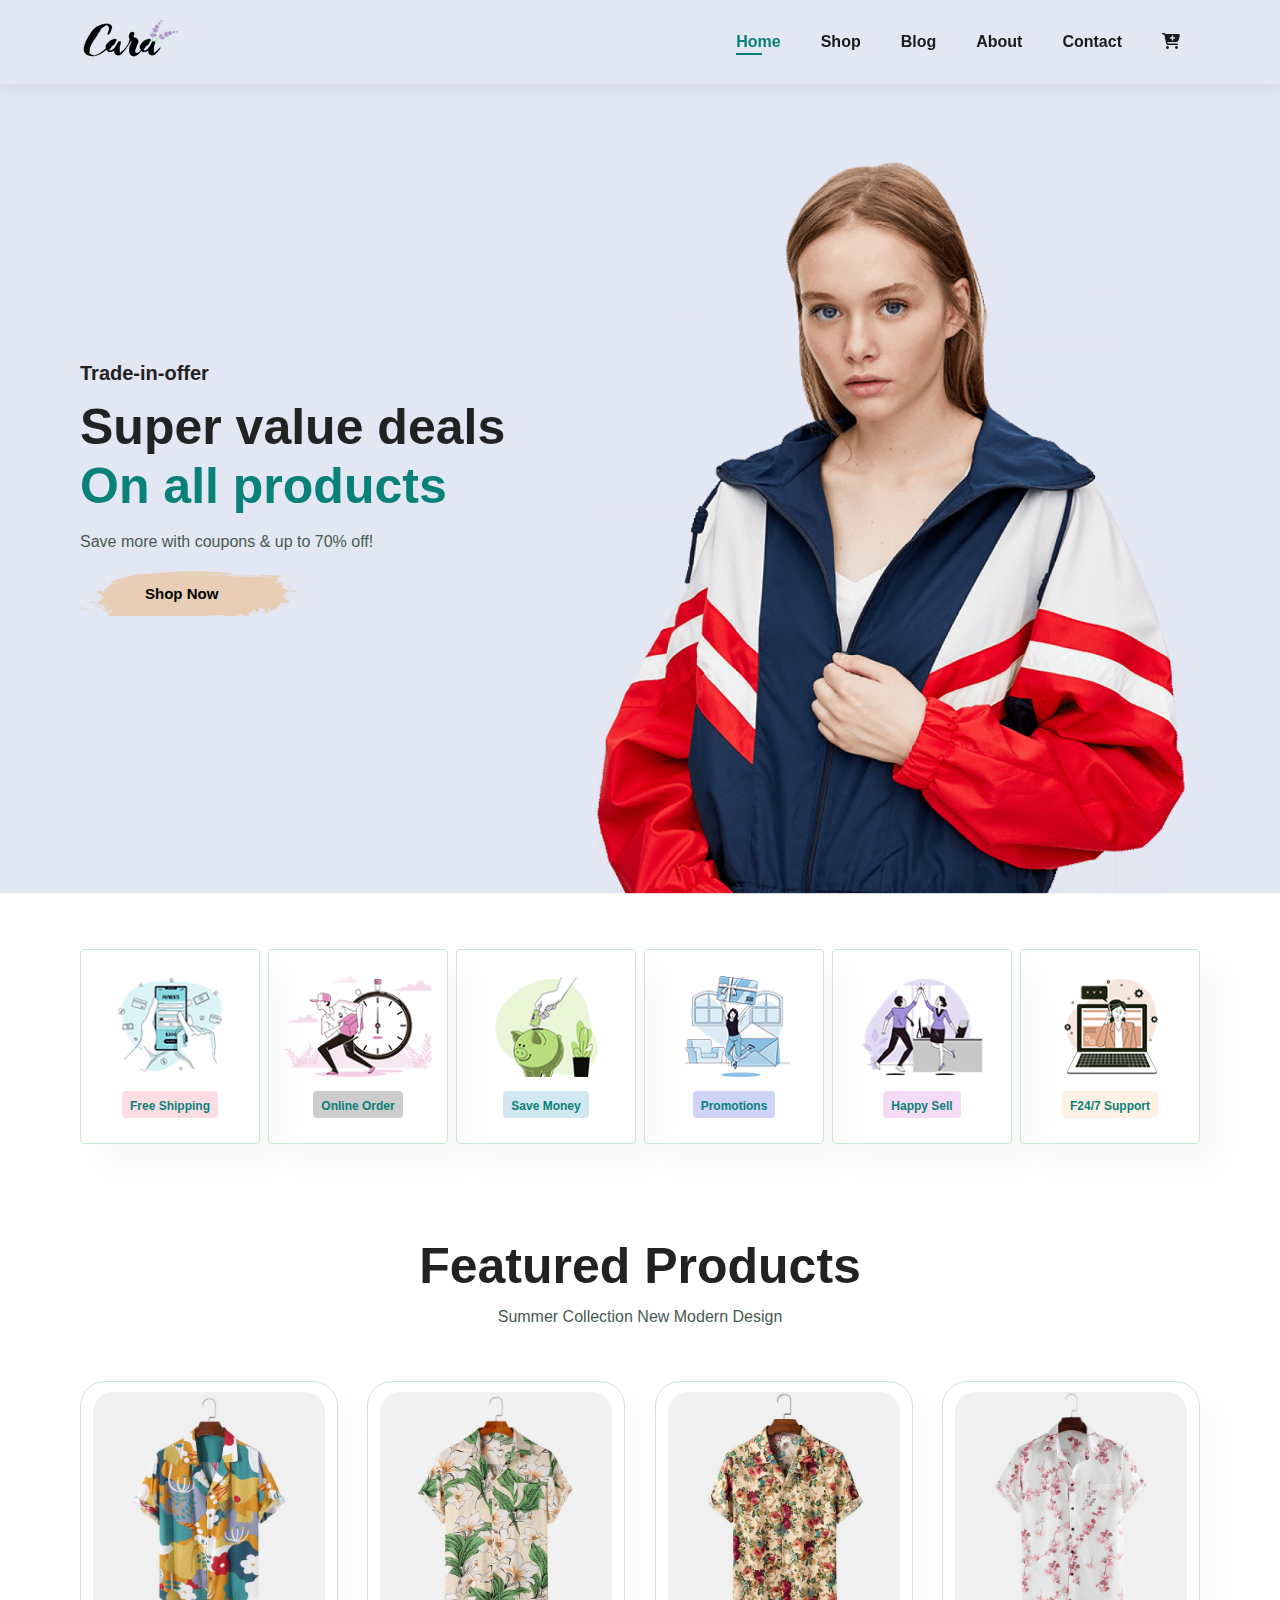
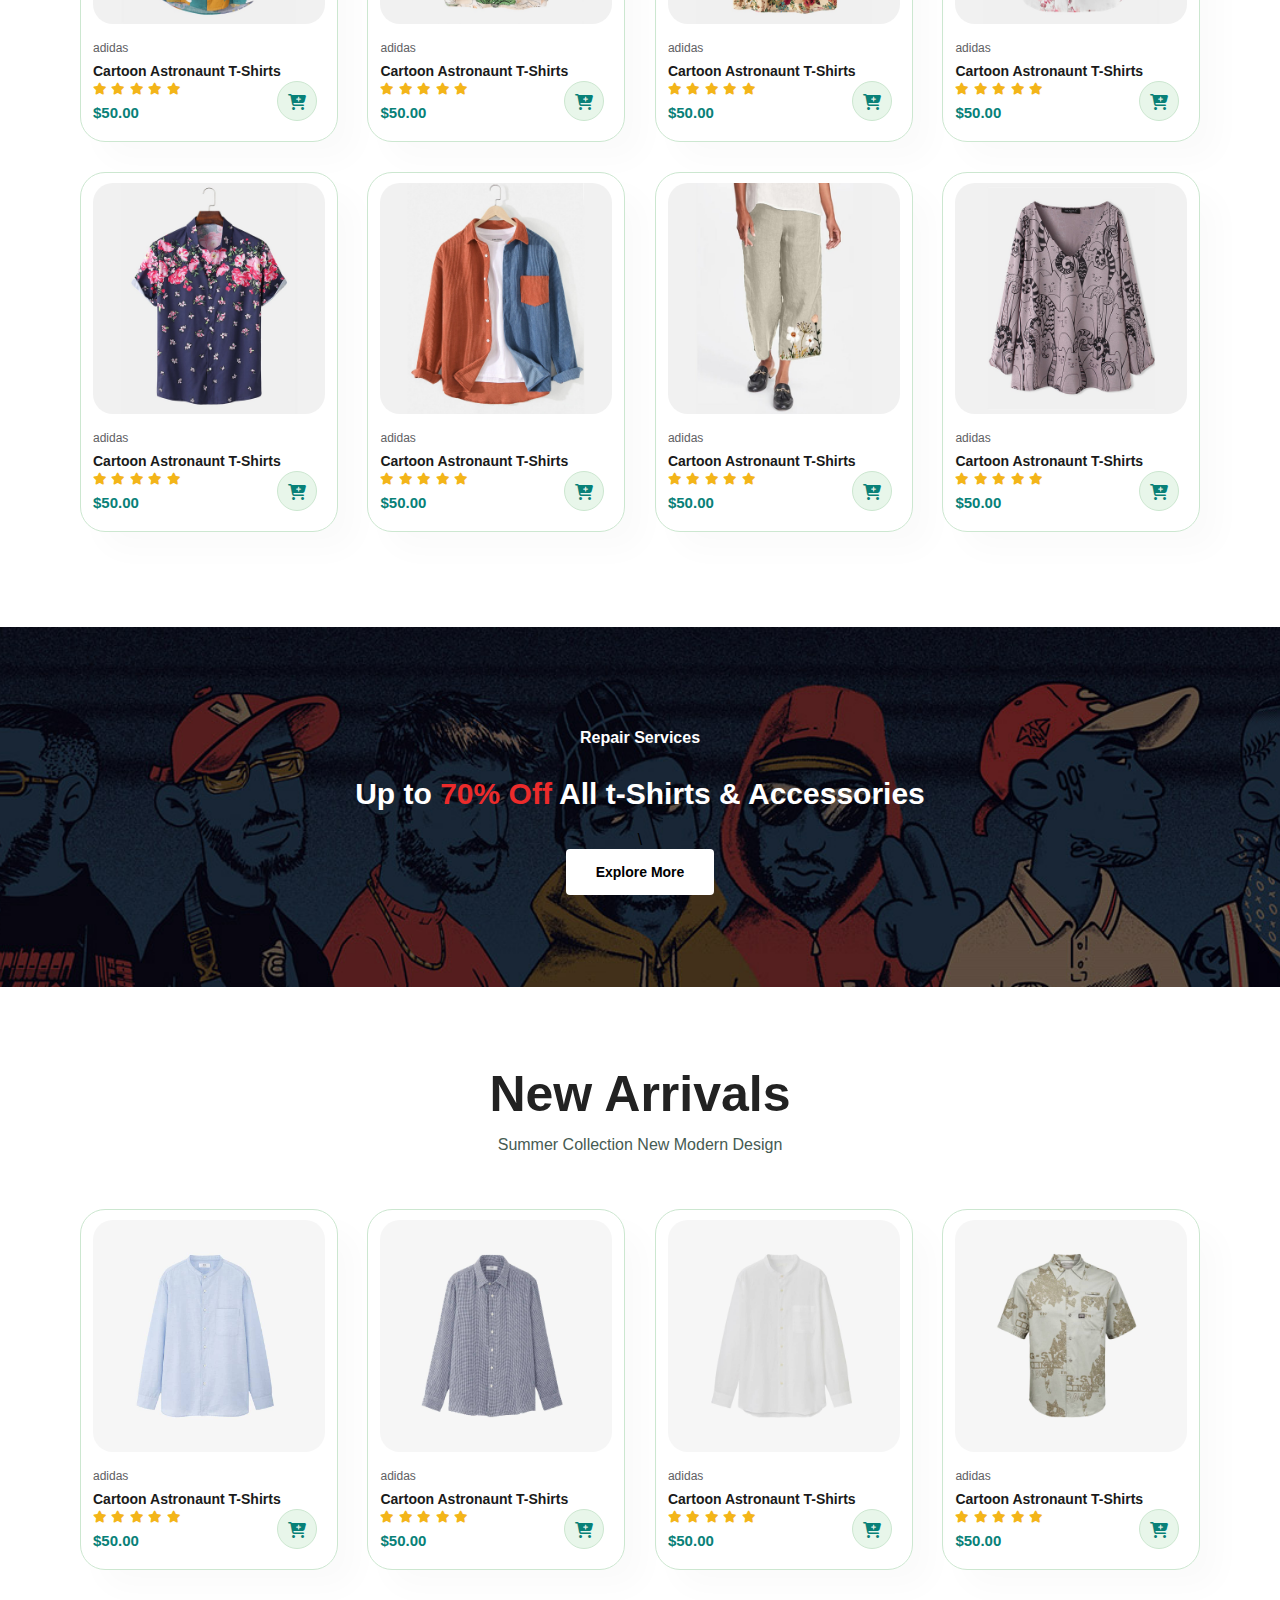
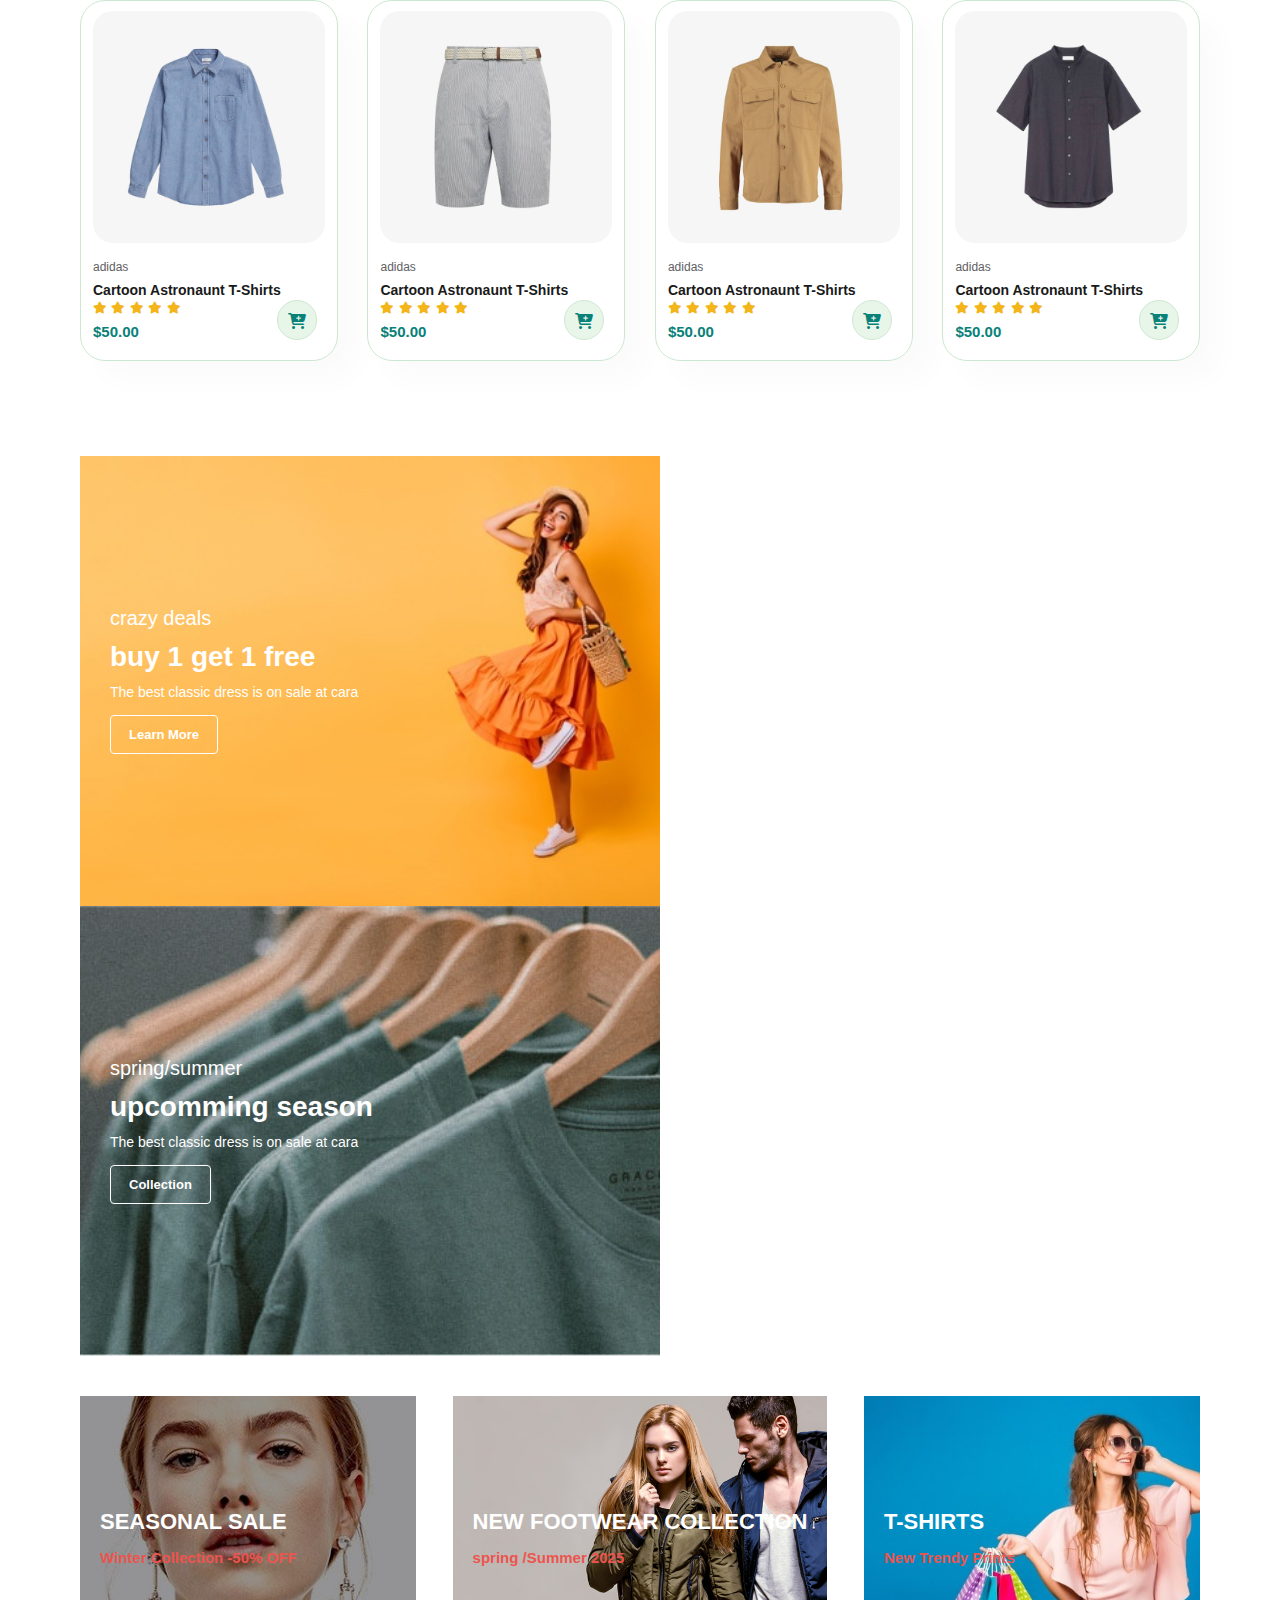
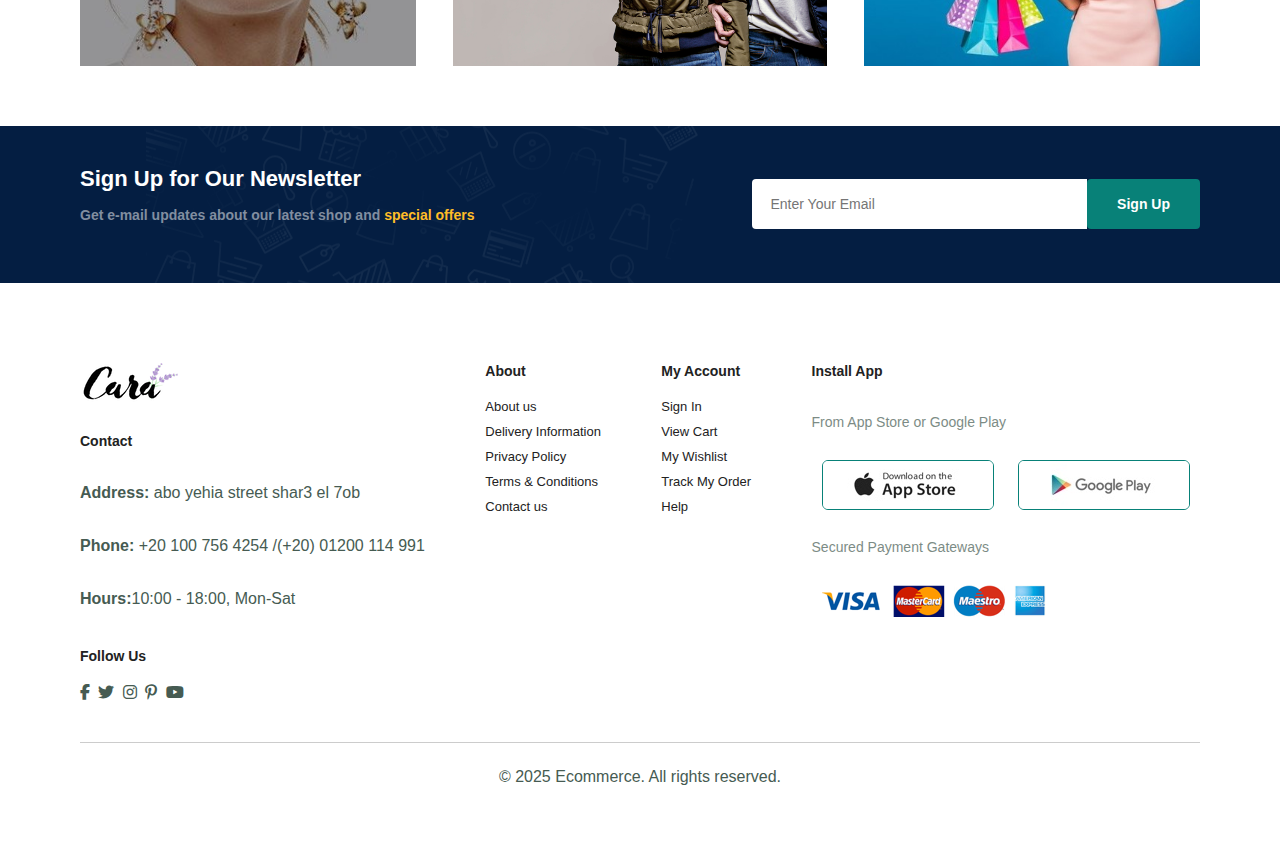
<file: index.html>
<!DOCTYPE html>
<html lang="en">
  <head>
    <meta charset="UTF-8" />
    <meta name="viewport" content="width=device-width, initial-scale=1.0" />
    <title>Ecommerce</title>
    <link
      rel="stylesheet"
      href="https://cdnjs.cloudflare.com/ajax/libs/font-awesome/6.7.2/css/all.min.css"
    />
    <link rel="stylesheet" href="style.css" />
  </head>
  <body>
    <section id="header">
      <a href="#"><img src="img/logo.png" class="logo" alt=""></a>
      <div>
        <ul id="navbar">
          <li><a class="active" href="index.html">Home</a></li>
          <li><a href="shop.html">Shop</a></li>
          <li><a href="blog.html">Blog</a></li>
          <li><a href="about.html">About</a></li>
          <li><a href="contact.html">Contact</a></li>
          <li id="lg-bag">
            <a href="cart.html"><i class="fa-solid fa-cart-plus"></i></a>
          </li>
          <a href="#" id="close"><i class="fa-solid fa-xmark"></i></a>
        </ul>
      </div>
      <div id="mobile">
        <a href="cart.html"><i class="fa-solid fa-cart-plus"></i></a>
        <i id="bar" class="fas fa-outdent"></i>
      </div>
    </section>

    <section id="hero">
      <h4>Trade-in-offer</h4>
      <h2>Super value deals</h2>
      <h1>On all products</h1>
      <p>Save more with coupons & up to 70% off!</p>
      <button class="btn"><a href="shop.html">Shop Now</a></button>
    </section>

    <section id="feature" class="section-p1">
      <div class="fe-box">
        <img src="img/features/f1.png" alt="" />
        <h6>Free Shipping</h6>
      </div>
      <div class="fe-box">
        <img src="img/features/f2.png" alt="" />
        <h6>Online Order</h6>
      </div>
      <div class="fe-box">
        <img src="img/features/f3.png" alt="" />
        <h6>Save Money</h6>
      </div>
      <div class="fe-box">
        <img src="img/features/f4.png" alt="" />
        <h6>Promotions</h6>
      </div>
      <div class="fe-box">
        <img src="img/features/f5.png" alt="" />
        <h6>Happy Sell</h6>
      </div>
      <div class="fe-box">
        <img src="img/features/f6.png" alt="" />
        <h6>F24/7 Support</h6>
      </div>
    </section>

    <section id="product1" class="section-p1">
      <h2>Featured Products</h2>
      <p>Summer Collection New Modern Design</p>
      <div class="pro-container">
        <div class="pro" data-id="1">
          <img src="img/products/f1.jpg" alt="" />
          <div class="des">
            <span>adidas</span>
            <h5>Cartoon Astronaunt T-Shirts</h5>
            <div class="star">
              <i class="fas fa-star"></i>
              <i class="fas fa-star"></i>
              <i class="fas fa-star"></i>
              <i class="fas fa-star"></i>
              <i class="fas fa-star"></i>
            </div>
            <h4>$50.00</h4>
          </div>
          <a href="#"><i class="fa-solid fa-cart-plus cart"></i></a>
        </div>
        <div class="pro">
          <img src="img/products/f2.jpg" alt="" />
          <div class="des">
            <span>adidas</span>
            <h5>Cartoon Astronaunt T-Shirts</h5>
            <div class="star">
              <i class="fas fa-star"></i>
              <i class="fas fa-star"></i>
              <i class="fas fa-star"></i>
              <i class="fas fa-star"></i>
              <i class="fas fa-star"></i>
            </div>
            <h4>$50.00</h4>
          </div>
          <a href="#"><i class="fa-solid fa-cart-plus cart"></i></a>
        </div>
        <div class="pro">
          <img src="img/products/f3.jpg" alt="" />
          <div class="des">
            <span>adidas</span>
            <h5>Cartoon Astronaunt T-Shirts</h5>
            <div class="star">
              <i class="fas fa-star"></i>
              <i class="fas fa-star"></i>
              <i class="fas fa-star"></i>
              <i class="fas fa-star"></i>
              <i class="fas fa-star"></i>
            </div>
            <h4>$50.00</h4>
          </div>
          <a href="#"><i class="fa-solid fa-cart-plus cart"></i></a>
        </div>
        <div class="pro">
          <img src="img/products/f4.jpg" alt="" />
          <div class="des">
            <span>adidas</span>
            <h5>Cartoon Astronaunt T-Shirts</h5>
            <div class="star">
              <i class="fas fa-star"></i>
              <i class="fas fa-star"></i>
              <i class="fas fa-star"></i>
              <i class="fas fa-star"></i>
              <i class="fas fa-star"></i>
            </div>
            <h4>$50.00</h4>
          </div>
          <a href="#"><i class="fa-solid fa-cart-plus cart"></i></a>
        </div>
        <div class="pro" >
          <img src="img/products/f5.jpg" alt="" />
          <div class="des">
            <span>adidas</span>
            <h5>Cartoon Astronaunt T-Shirts</h5>
            <div class="star">
              <i class="fas fa-star"></i>
              <i class="fas fa-star"></i>
              <i class="fas fa-star"></i>
              <i class="fas fa-star"></i>
              <i class="fas fa-star"></i>
            </div>
            <h4>$50.00</h4>
          </div>
          <a href="#"><i class="fa-solid fa-cart-plus cart"></i></a>
        </div>
        <div class="pro">
          <img src="img/products/f6.jpg" alt="" />
          <div class="des">
            <span>adidas</span>
            <h5>Cartoon Astronaunt T-Shirts</h5>
            <div class="star">
              <i class="fas fa-star"></i>
              <i class="fas fa-star"></i>
              <i class="fas fa-star"></i>
              <i class="fas fa-star"></i>
              <i class="fas fa-star"></i>
            </div>
            <h4>$50.00</h4>
          </div>
          <a href="#"><i class="fa-solid fa-cart-plus cart"></i></a>
        </div>
        <div class="pro">
          <img src="img/products/f7.jpg" alt="" />
          <div class="des">
            <span>adidas</span>
            <h5>Cartoon Astronaunt T-Shirts</h5>
            <div class="star">
              <i class="fas fa-star"></i>
              <i class="fas fa-star"></i>
              <i class="fas fa-star"></i>
              <i class="fas fa-star"></i>
              <i class="fas fa-star"></i>
            </div>
            <h4>$50.00</h4>
          </div>
          <a href="#"><i class="fa-solid fa-cart-plus cart"></i></a>
        </div>
        <div class="pro">
          <img src="img/products/f8.jpg" alt="" />
          <div class="des">
            <span>adidas</span>
            <h5>Cartoon Astronaunt T-Shirts</h5>
            <div class="star">
              <i class="fas fa-star"></i>
              <i class="fas fa-star"></i>
              <i class="fas fa-star"></i>
              <i class="fas fa-star"></i>
              <i class="fas fa-star"></i>
            </div>
            <h4>$50.00</h4>
          </div>
          <a href="#"><i class="fa-solid fa-cart-plus cart"></i></a>
        </div>
      </div>
    </section>

    <section id="banner" class="section-m1">
      <h4>Repair Services</h4>
      <h2>Up to <span>70% Off</span> All t-Shirts & Accessories</h2>
      \
      <button class="normal">Explore More</button>
    </section>

    <section id="product1" class="section-p1">
      <h2>New Arrivals</h2>
      <p>Summer Collection New Modern Design</p>
      <div class="pro-container">
        <div class="pro">
          <img src="img/products/n1.jpg" alt="" />
          <div class="des">
            <span>adidas</span>
            <h5>Cartoon Astronaunt T-Shirts</h5>
            <div class="star">
              <i class="fas fa-star"></i>
              <i class="fas fa-star"></i>
              <i class="fas fa-star"></i>
              <i class="fas fa-star"></i>
              <i class="fas fa-star"></i>
            </div>
            <h4>$50.00</h4>
          </div>
          <a href="#"><i class="fa-solid fa-cart-plus cart"></i></a>
        </div>
        <div class="pro">
          <img src="img/products/n2.jpg" alt="" />
          <div class="des">
            <span>adidas</span>
            <h5>Cartoon Astronaunt T-Shirts</h5>
            <div class="star">
              <i class="fas fa-star"></i>
              <i class="fas fa-star"></i>
              <i class="fas fa-star"></i>
              <i class="fas fa-star"></i>
              <i class="fas fa-star"></i>
            </div>
            <h4>$50.00</h4>
          </div>
          <a href="#"><i class="fa-solid fa-cart-plus cart"></i></a>
        </div>
        <div class="pro">
          <img src="img/products/n3.jpg" alt="" />
          <div class="des">
            <span>adidas</span>
            <h5>Cartoon Astronaunt T-Shirts</h5>
            <div class="star">
              <i class="fas fa-star"></i>
              <i class="fas fa-star"></i>
              <i class="fas fa-star"></i>
              <i class="fas fa-star"></i>
              <i class="fas fa-star"></i>
            </div>
            <h4>$50.00</h4>
          </div>
          <a href="#"><i class="fa-solid fa-cart-plus cart"></i></a>
        </div>
        <div class="pro">
          <img src="img/products/n4.jpg" alt="" />
          <div class="des">
            <span>adidas</span>
            <h5>Cartoon Astronaunt T-Shirts</h5>
            <div class="star">
              <i class="fas fa-star"></i>
              <i class="fas fa-star"></i>
              <i class="fas fa-star"></i>
              <i class="fas fa-star"></i>
              <i class="fas fa-star"></i>
            </div>
            <h4>$50.00</h4>
          </div>
          <a href="#"><i class="fa-solid fa-cart-plus cart"></i></a>
        </div>
        <div class="pro">
          <img src="img/products/n5.jpg" alt="" />
          <div class="des">
            <span>adidas</span>
            <h5>Cartoon Astronaunt T-Shirts</h5>
            <div class="star">
              <i class="fas fa-star"></i>
              <i class="fas fa-star"></i>
              <i class="fas fa-star"></i>
              <i class="fas fa-star"></i>
              <i class="fas fa-star"></i>
            </div>
            <h4>$50.00</h4>
          </div>
          <a href="#"><i class="fa-solid fa-cart-plus cart"></i></a>
        </div>
        <div class="pro">
          <img src="img/products/n6.jpg" alt="" />
          <div class="des">
            <span>adidas</span>
            <h5>Cartoon Astronaunt T-Shirts</h5>
            <div class="star">
              <i class="fas fa-star"></i>
              <i class="fas fa-star"></i>
              <i class="fas fa-star"></i>
              <i class="fas fa-star"></i>
              <i class="fas fa-star"></i>
            </div>
            <h4>$50.00</h4>
          </div>
          <a href="#"><i class="fa-solid fa-cart-plus cart"></i></a>
        </div>
        <div class="pro">
          <img src="img/products/n7.jpg" alt="" />
          <div class="des">
            <span>adidas</span>
            <h5>Cartoon Astronaunt T-Shirts</h5>
            <div class="star">
              <i class="fas fa-star"></i>
              <i class="fas fa-star"></i>
              <i class="fas fa-star"></i>
              <i class="fas fa-star"></i>
              <i class="fas fa-star"></i>
            </div>
            <h4>$50.00</h4>
          </div>
          <a href="#"><i class="fa-solid fa-cart-plus cart"></i></a>
        </div>
        <div class="pro">
          <img src="img/products/n8.jpg" alt="" />
          <div class="des">
            <span>adidas</span>
            <h5>Cartoon Astronaunt T-Shirts</h5>
            <div class="star">
              <i class="fas fa-star"></i>
              <i class="fas fa-star"></i>
              <i class="fas fa-star"></i>
              <i class="fas fa-star"></i>
              <i class="fas fa-star"></i>
            </div>
            <h4>$50.00</h4>
          </div>
          <a href="#"><i class="fa-solid fa-cart-plus cart"></i></a>
        </div>
      </div>
    </section>

    <section id="sm-banner" class="section-p1">
      <div class="banner-box">
        <h4>crazy deals</h4>
        <h2>buy 1 get 1 free</h2>
        <span> The best classic dress is on sale at cara </span>
        <button class="white">Learn More</button>
      </div>

      <div class="banner-box banner-box2">
        <h4>spring/summer</h4>
        <h2>upcomming season</h2>
        <span> The best classic dress is on sale at cara </span>
        <button class="white">Collection</button>
      </div>
    </section>

    <section id="banner3">
      <div class="banner-box">
        <h2>SEASONAL SALE</h2>
        <h3>Winter Collection -50% OFF</h3>
      </div>
      <div class="banner-box banner-box2">
        <h2>NEW FOOTWEAR COLLECTION</h2>
        <h3>spring /Summer 2025</h3>
      </div>
      <div class="banner-box banner-box3">
        <h2>T-SHIRTS</h2>
        <h3>New Trendy Prints</h3>
      </div>
    </section>

    <section id="newsletter" class="section-p1 section-m1">
      <div class="newstext">
        <h4>Sign Up for Our Newsletter</h4>
        <p>
          Get e-mail updates about our latest shop and
          <span>special offers </span>
        </p>
      </div>
      <div class="form">
        <input type="text" placeholder="Enter Your Email" />
        <button class="normal">Sign Up</button>
      </div>
    </section>

    <footer class="section-p1">
      <div class="col">
        <img class="logo" src="img/logo.png" alt="" />
        <h4>Contact</h4>
        <p><strong>Address:</strong> abo yehia street shar3 el 7ob</p>
        <p><strong>Phone:</strong> +20 100 756 4254 /(+20) 01200 114 991</p>
        <p><strong>Hours:</strong>10:00 - 18:00, Mon-Sat</p>
        <div class="follow">
          <h4>Follow Us</h4>
          <div class="icon">
            <i class="fab fa-facebook-f"></i>
            <i class="fab fa-twitter"></i>
            <i class="fab fa-instagram"></i>
            <i class="fab fa-pinterest-p"></i>
            <i class="fab fa-youtube"></i>
          </div>
        </div>
      </div>

      <div class="col">
        <h4>About</h4>
        <a href="#">About us</a>
        <a href="#">Delivery Information</a>
        <a href="#">Privacy Policy</a>
        <a href="#">Terms & Conditions</a>
        <a href="#"> Contact us</a>
      </div>
      <div class="col">
        <h4>My Account</h4>
        <a href="#">Sign In</a>
        <a href="#">View Cart</a>
        <a href="#">My Wishlist</a>
        <a href="#">Track My Order</a>
        <a href="#">Help</a>
      </div>
      <div class="col install">
        <h4>Install App</h4>
        <p>From App Store or Google Play</p>
        <div class="row">
          <img src="img/pay/app.jpg" alt="" />
          <img src="img/pay/play.jpg" alt="" />
        </div>
        <p>Secured Payment Gateways</p>
        <img src="img/pay/pay.png" alt="" />
      </div>
      <div class="copyright">
        <p>&copy; 2025 Ecommerce. All rights reserved.</p>
      </div>
    </footer>
    <script src="script.js"></script>
  </body>
</html>
</file>
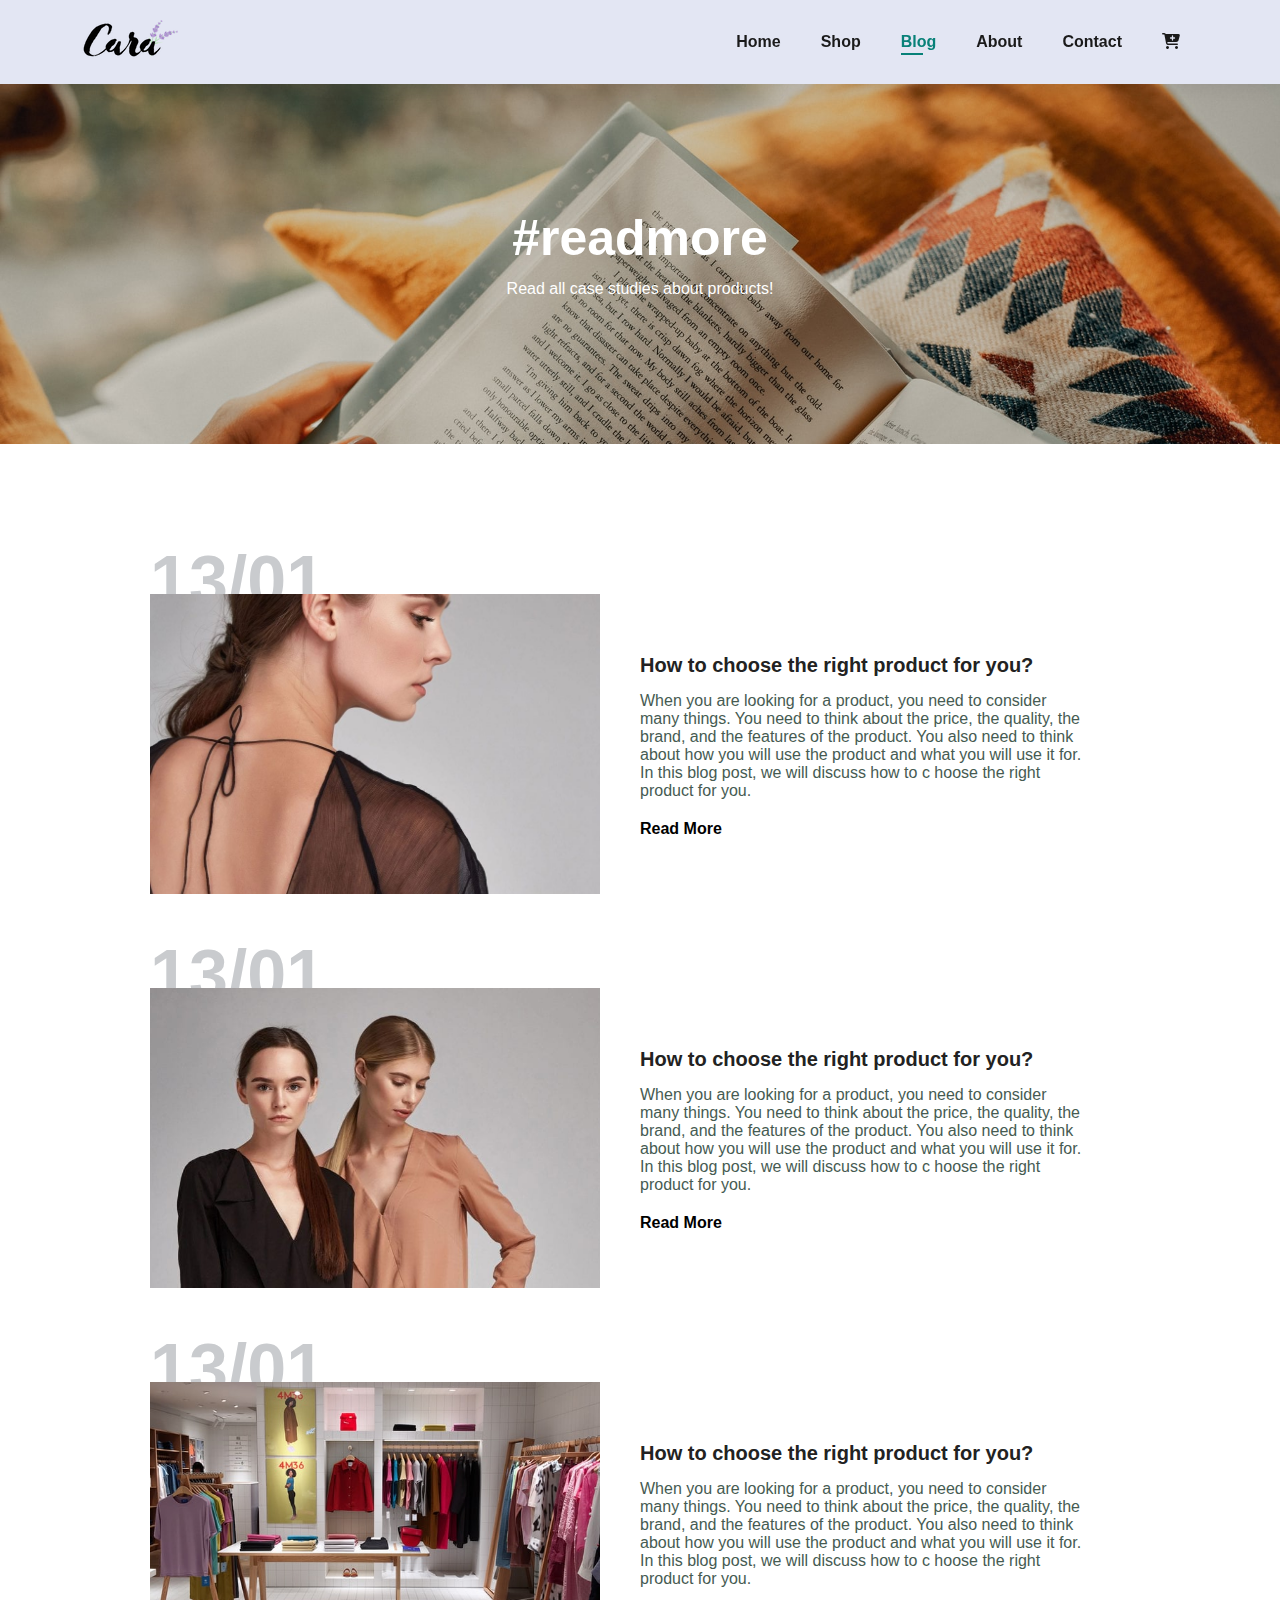
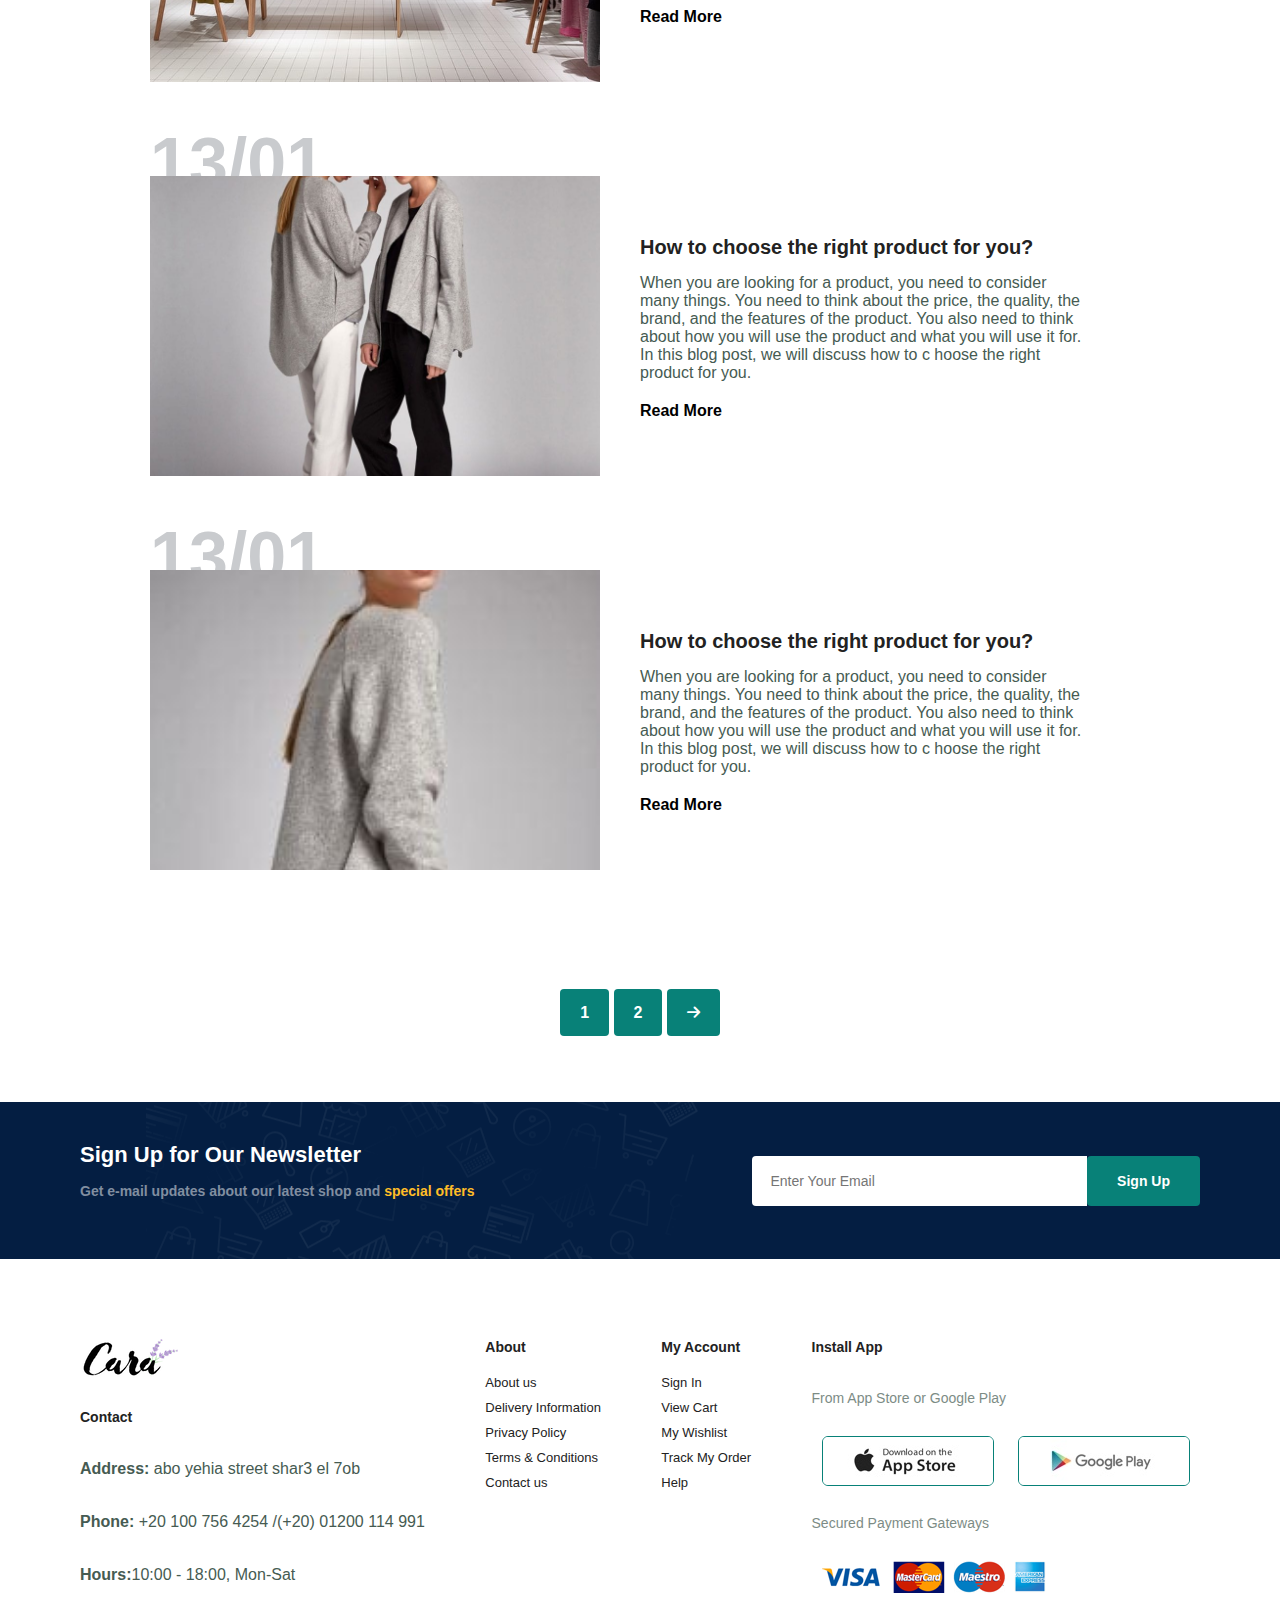
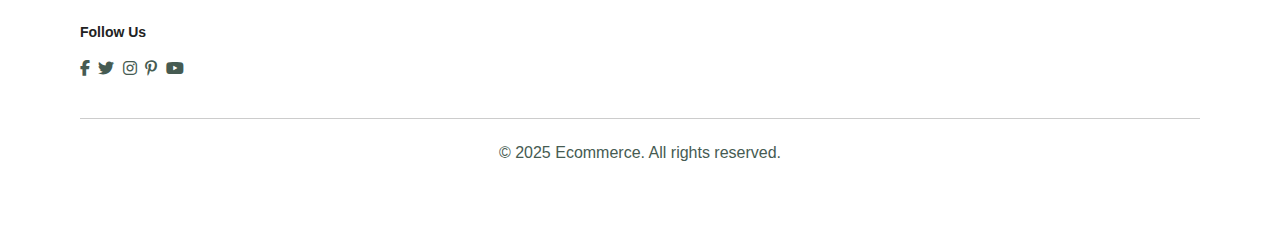
<file: blog.html>
<!DOCTYPE html>
<html lang="en">
  <head>
    <meta charset="UTF-8" />
    <meta name="viewport" content="width=device-width, initial-scale=1.0" />
    <title>Ecommerce</title>
    <link
      rel="stylesheet"
      href="https://cdnjs.cloudflare.com/ajax/libs/font-awesome/6.7.2/css/all.min.css"
    />
    <link rel="stylesheet" href="style.css" />
  </head>
  <body>
    <section id="header">
      <a href="#"><img src="img/logo.png" class"logo" alt=""></a>
      <div>
        <ul id="navbar">
          <li><a class="active" href="index.html">Home</a></li>
          <li><a href="shop.html">Shop</a></li>
          <li><a href="blog.html">Blog</a></li>
          <li><a href="about.html">About</a></li>
          <li><a href="contact.html">Contact</a></li>
          <li id="lg-bag">
            <a href="cart.html"><i class="fa-solid fa-cart-plus"></i></a>
          </li>
          <a href="#" id="close"><i class="fa-solid fa-xmark"></i></a>
        </ul>
      </div>
      <div id="mobile">
        <a href="cart.html"><i class="fa-solid fa-cart-plus"></i></a>
        <i id="bar" class="fas fa-outdent"></i>
      </div>
    </section>

    <section id="page-header" class="blog-header">
    
      <h2>#readmore</h2>
 
      <p>Read all case studies about products!</p>
  
    </section>

    <section id="blog" class="section-p1">
       <div class="blog-box">
        <div class="blog-img">
            <img src="img/blog/b1.jpg" alt="">
        </div>
        <div class="blog-details">
            <h4>How to choose the right product for you?</h4>
            <p>When you are looking for a product, you need to consider many things. 
                You need to think about the price, 
                the quality, the brand, 
                and the features of the product. 
                You also need to think about how you will use
                 the product and what you will use it for.
                  In this blog post, we will discuss how to c
                  hoose the right product for you.</p>
                    <a href="#">Read More</a>
        </div>
        <h1>13/01</h1>
       </div>
       <div class="blog-box">
        <div class="blog-img">
            <img src="img/blog/b2.jpg" alt="">
        </div>
        <div class="blog-details">
            <h4>How to choose the right product for you?</h4>
            <p>When you are looking for a product, you need to consider many things. 
                You need to think about the price, 
                the quality, the brand, 
                and the features of the product. 
                You also need to think about how you will use
                 the product and what you will use it for.
                  In this blog post, we will discuss how to c
                  hoose the right product for you.</p>
                    <a href="#">Read More</a>
        </div>
        <h1>13/01</h1>
       </div>
       <div class="blog-box">
        <div class="blog-img">
            <img src="img/blog/b3.jpg" alt="">
        </div>
        <div class="blog-details">
            <h4>How to choose the right product for you?</h4>
            <p>When you are looking for a product, you need to consider many things. 
                You need to think about the price, 
                the quality, the brand, 
                and the features of the product. 
                You also need to think about how you will use
                 the product and what you will use it for.
                  In this blog post, we will discuss how to c
                  hoose the right product for you.</p>
                    <a href="#">Read More</a>
        </div>
        <h1>13/01</h1>
       </div>
       <div class="blog-box">
        <div class="blog-img">
            <img src="img/blog/b4.jpg" alt="">
        </div>
        <div class="blog-details">
            <h4>How to choose the right product for you?</h4>
            <p>When you are looking for a product, you need to consider many things. 
                You need to think about the price, 
                the quality, the brand, 
                and the features of the product. 
                You also need to think about how you will use
                 the product and what you will use it for.
                  In this blog post, we will discuss how to c
                  hoose the right product for you.</p>
                    <a href="#">Read More 
                     </a>
        </div>
        <h1>13/01</h1>
       </div>
       <div class="blog-box">
        <div class="blog-img">
            <img src="img/blog/b5.jpg" alt="">
        </div>
        <div class="blog-details">
            <h4>How to choose the right product for you?</h4>
            <p>When you are looking for a product, you need to consider many things. 
                You need to think about the price, 
                the quality, the brand, 
                and the features of the product. 
                You also need to think about how you will use
                 the product and what you will use it for.
                  In this blog post, we will discuss how to c
                  hoose the right product for you.</p>
                    <a href="#">Read More
                      
                    </a>
        </div>
        <h1>13/01</h1>
          </div>

    </section>

        <section id="pagination" class="section-p1" >
            <a href="#">1</a>
            <a href="#">2</a>
            <a href="#"><i  class="fa-solid fa-arrow-right"></i></i></a>
           
        </section>
    
    <section id="newsletter" class="section-p1 section-m1">
      <div class="newstext">
        <h4>Sign Up for Our Newsletter</h4>
        <p>
          Get e-mail updates about our latest shop and
          <span>special offers </span>
        </p>
      </div>
      <div class="form">
        <input type="text" placeholder="Enter Your Email" />
        <button class="normal">Sign Up</button>
      </div>
    </section>

    <footer class="section-p1">
      <div class="col">
        <img class="logo" src="img/logo.png" alt="" />
        <h4>Contact</h4>
        <p><strong>Address:</strong> abo yehia street shar3 el 7ob</p>
        <p><strong>Phone:</strong> +20 100 756 4254 /(+20) 01200 114 991</p>
        <p><strong>Hours:</strong>10:00 - 18:00, Mon-Sat</p>
        <div class="follow">
          <h4>Follow Us</h4>
          <div class="icon">
            <i class="fab fa-facebook-f"></i>
            <i class="fab fa-twitter"></i>
            <i class="fab fa-instagram"></i>
            <i class="fab fa-pinterest-p"></i>
            <i class="fab fa-youtube"></i>
          </div>
        </div>
      </div>

      <div class="col">
        <h4>About</h4>
        <a href="#">About us</a>
        <a href="#">Delivery Information</a>
        <a href="#">Privacy Policy</a>
        <a href="#">Terms & Conditions</a>
        <a href="#"> Contact us</a>
      </div>
      <div class="col">
        <h4>My Account</h4>
        <a href="#">Sign In</a>
        <a href="#">View Cart</a>
        <a href="#">My Wishlist</a>
        <a href="#">Track My Order</a>
        <a href="#">Help</a>
      </div>
      <div class="col install">
        <h4>Install App</h4>
        <p>From App Store or Google Play</p>
        <div class="row">
          <img src="img/pay/app.jpg" alt="" />
          <img src="img/pay/play.jpg" alt="" />
        </div>
        <p>Secured Payment Gateways</p>
        <img src="img/pay/pay.png" alt="" />
      </div>
      <div class="copyright">
        <p>&copy; 2025 Ecommerce. All rights reserved.</p>
      </div>
    </footer>
    <script src="script.js"></script>
  </body>
</html>
</file>
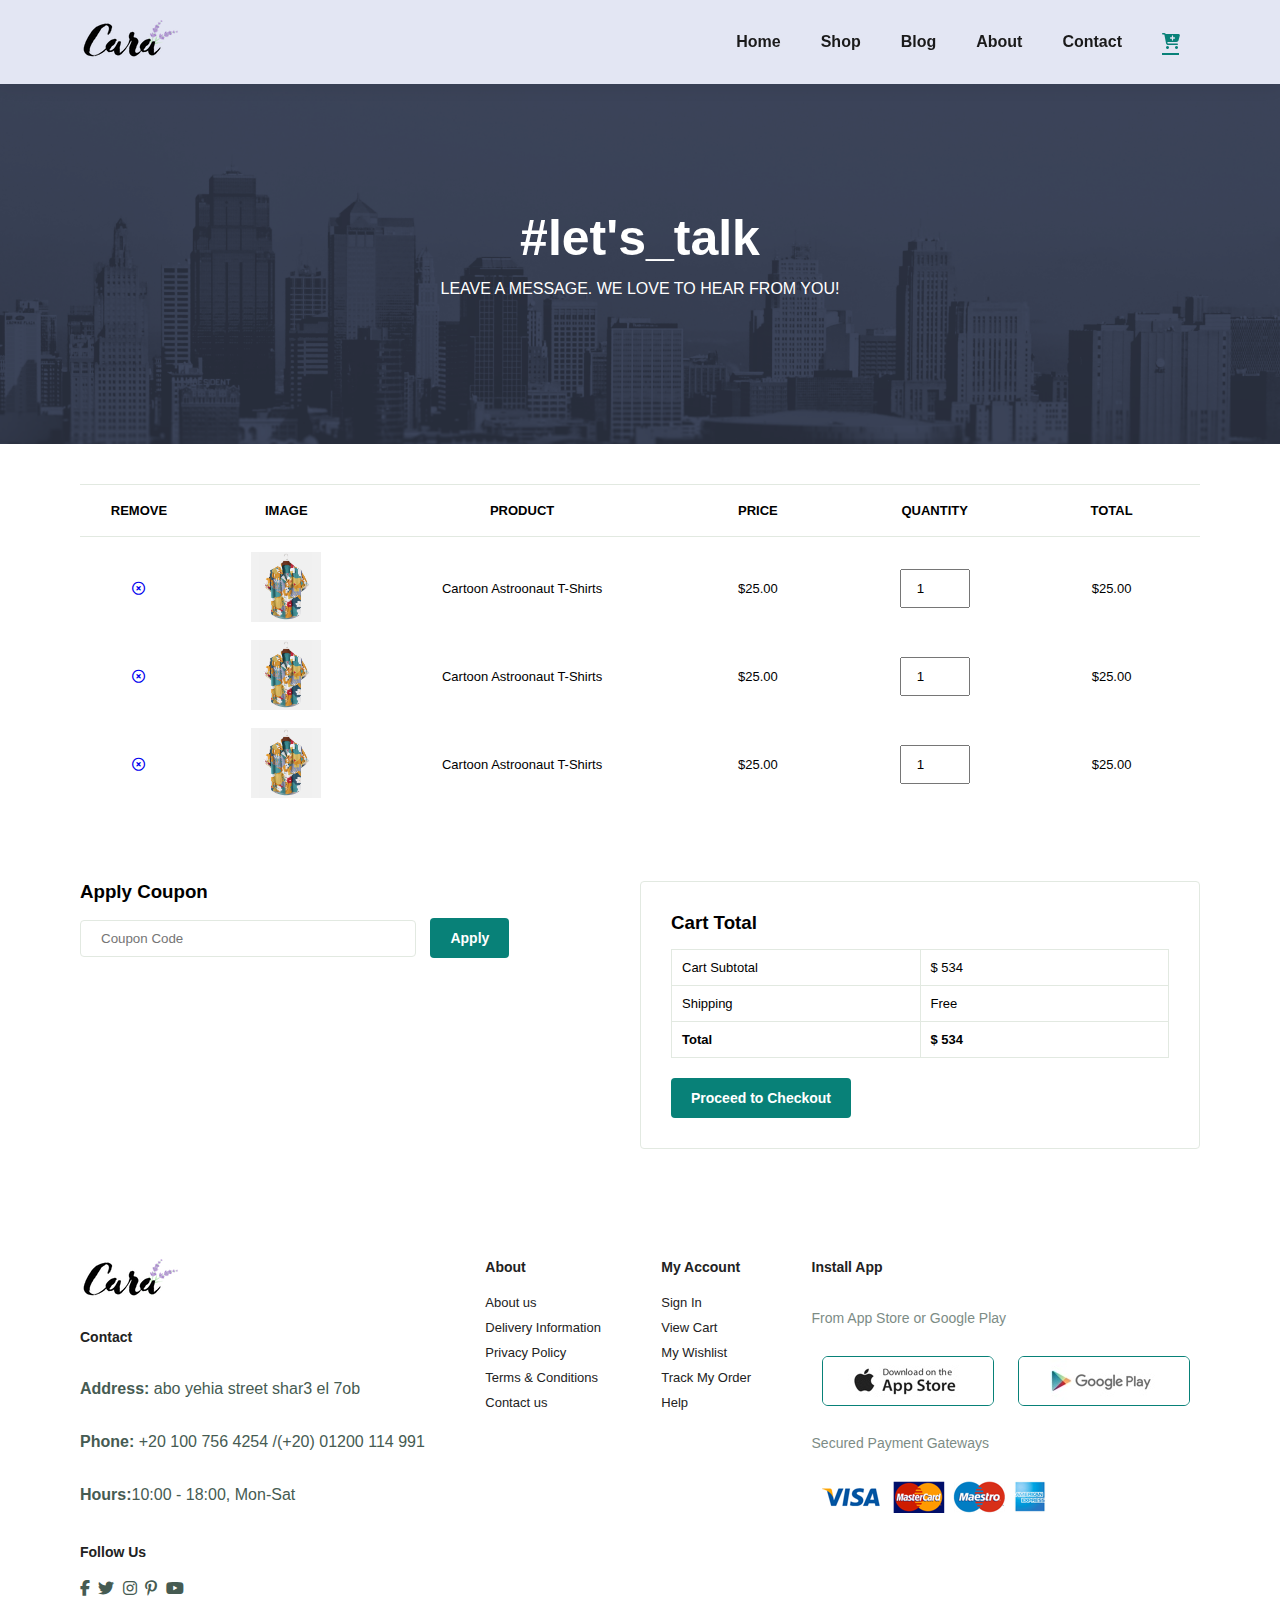
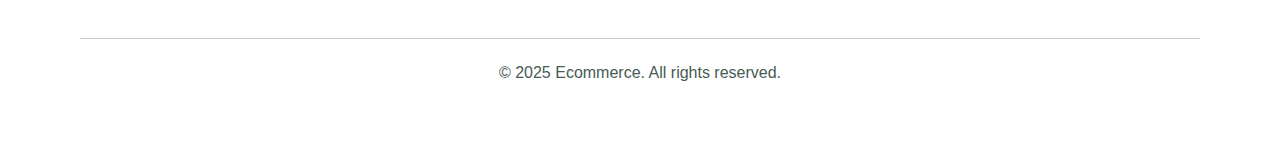
<file: cart.html>
<!DOCTYPE html>
<html lang="en">
  <head>
    <meta charset="UTF-8" />
    <meta name="viewport" content="width=device-width, initial-scale=1.0" />
    <title>Ecommerce</title>
    <link
      rel="stylesheet"
      href="https://cdnjs.cloudflare.com/ajax/libs/font-awesome/6.7.2/css/all.min.css"
    />
    <link rel="stylesheet" href="style.css" />
  </head>
  <body>

    <section id="header">
      <a href="#"><img src="img/logo.png" class="logo" alt="" /></a>
      <div>
        <ul id="navbar">
          <li><a class="active" href="index.html">Home</a></li>
          <li><a href="shop.html">Shop</a></li>
          <li><a href="blog.html">Blog</a></li>
          <li><a href="about.html">About</a></li>
          <li><a href="contact.html">Contact</a></li>
          <li id="lg-bag">
            <a href="cart.html"><i class="fa-solid fa-cart-plus"></i></a>
          </li>
          <a href="#" id="close"><i class="fa-solid fa-xmark"></i></a>
        </ul>
      </div>
      <div id="mobile">
        <a href="cart.html"><i class="fa-solid fa-cart-plus"></i></a>
        <i id="bar" class="fas fa-outdent"></i>
      </div>
    </section>


    <section id="page-header" class="about-header">
      <h2>#let's_talk</h2>

      <p>LEAVE A MESSAGE. WE LOVE TO HEAR FROM YOU!</p>
    </section>

     <section id="cart" class="section-p1">
        <table width="100%" >
            <thead>
                <tr>
                    <td>Remove</td>
                    <td>Image</td>
                    <td>Product</td>
                    <td>Price</td>
                    <td>Quantity</td>
                    <td>Total</td>
                    
                </tr>
            </thead>
            <tbody>
                <tr>
                    <td><a href="#"><i class="far fa-times-circle"></i></a></td>
                    <td><img src="img/products/f1.jpg" alt=""></td>
                    <td>Cartoon Astroonaut T-Shirts</td>
                    <td>$25.00</td>
                    <td><input type="number" value="1"></td>
                    <td>$25.00</td>
                </tr>
                <tr>
                    <td><a href="#"><i class="far fa-times-circle"></i></a></td>
                    <td><img src="img/products/f1.jpg" alt=""></td>
                    <td>Cartoon Astroonaut T-Shirts</td>
                    <td>$25.00</td>
                    <td><input type="number" value="1"></td>
                    <td>$25.00</td>
                </tr>
                <tr>
                    <td><a href="#"><i class="far fa-times-circle"></i></a></td>
                    <td><img src="img/products/f1.jpg" alt=""></td>
                    <td>Cartoon Astroonaut T-Shirts</td>
                    <td>$25.00</td>
                    <td><input type="number" value="1"></td>
                    <td>$25.00</td>
                </tr>
            </tbody>
        </table>
     </section>
      
     <section id="cart-add" class="section-p1">
        <div id="coupon">
            <h3>Apply Coupon</h3>
            <div>
                 <input type="text" placeholder="Coupon Code">
                 <button class="normal">Apply</button>     
            </div>
        </div>
        <div id="subtotal">
            <h3>Cart Total</h3>
            <table>
              <tr>
                    <td>Cart Subtotal</td>
                    <td>$ 534</td>
                        
              </tr>  
              <tr>
                <td>Shipping</td>
                <td>Free</td>
              </tr>

              <tr>
                <td><strong>Total</strong></td>
                <td><strong>$ 534</strong></td>
              </tr>
            </table>
            <button class="normal">Proceed to Checkout</button>
        </div>
     </section>

    <footer class="section-p1">
      <div class="col">
        <img class="logo" src="img/logo.png" alt="" />
        <h4>Contact</h4>
        <p><strong>Address:</strong> abo yehia street shar3 el 7ob</p>
        <p><strong>Phone:</strong> +20 100 756 4254 /(+20) 01200 114 991</p>
        <p><strong>Hours:</strong>10:00 - 18:00, Mon-Sat</p>
        <div class="follow">
          <h4>Follow Us</h4>
          <div class="icon">
            <i class="fab fa-facebook-f"></i>
            <i class="fab fa-twitter"></i>
            <i class="fab fa-instagram"></i>
            <i class="fab fa-pinterest-p"></i>
            <i class="fab fa-youtube"></i>
          </div>
        </div>
      </div>

      <div class="col">
        <h4>About</h4>
        <a href="#">About us</a>
        <a href="#">Delivery Information</a>
        <a href="#">Privacy Policy</a>
        <a href="#">Terms & Conditions</a>
        <a href="#"> Contact us</a>
      </div>
      <div class="col">
        <h4>My Account</h4>
        <a href="#">Sign In</a>
        <a href="#">View Cart</a>
        <a href="#">My Wishlist</a>
        <a href="#">Track My Order</a>
        <a href="#">Help</a>
      </div>
      <div class="col install">
        <h4>Install App</h4>
        <p>From App Store or Google Play</p>
        <div class="row">
          <img src="img/pay/app.jpg" alt="" />
          <img src="img/pay/play.jpg" alt="" />
        </div>
        <p>Secured Payment Gateways</p>
        <img src="img/pay/pay.png" alt="" />
      </div>
      <div class="copyright">
        <p>&copy; 2025 Ecommerce. All rights reserved.</p>
      </div>
    </footer>
    <script src="script.js"></script>
  </body>
</html>
</file>
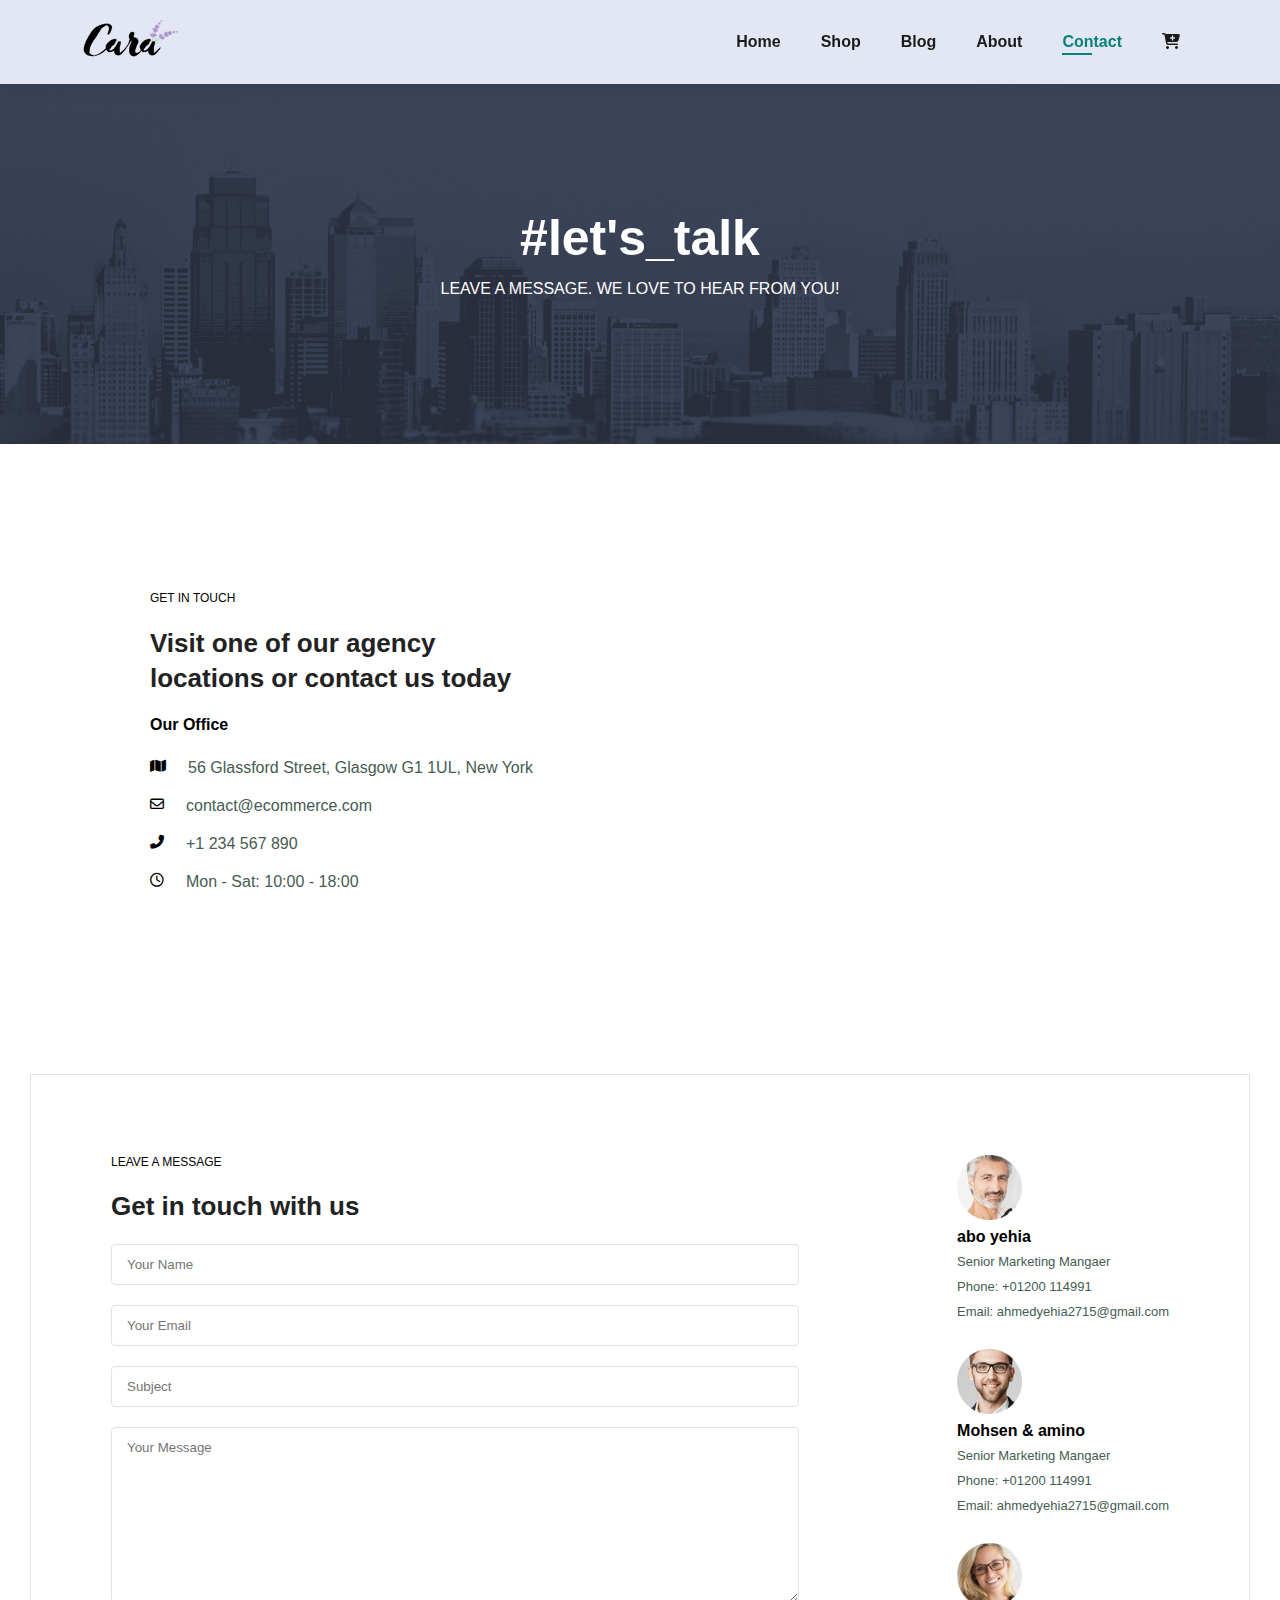
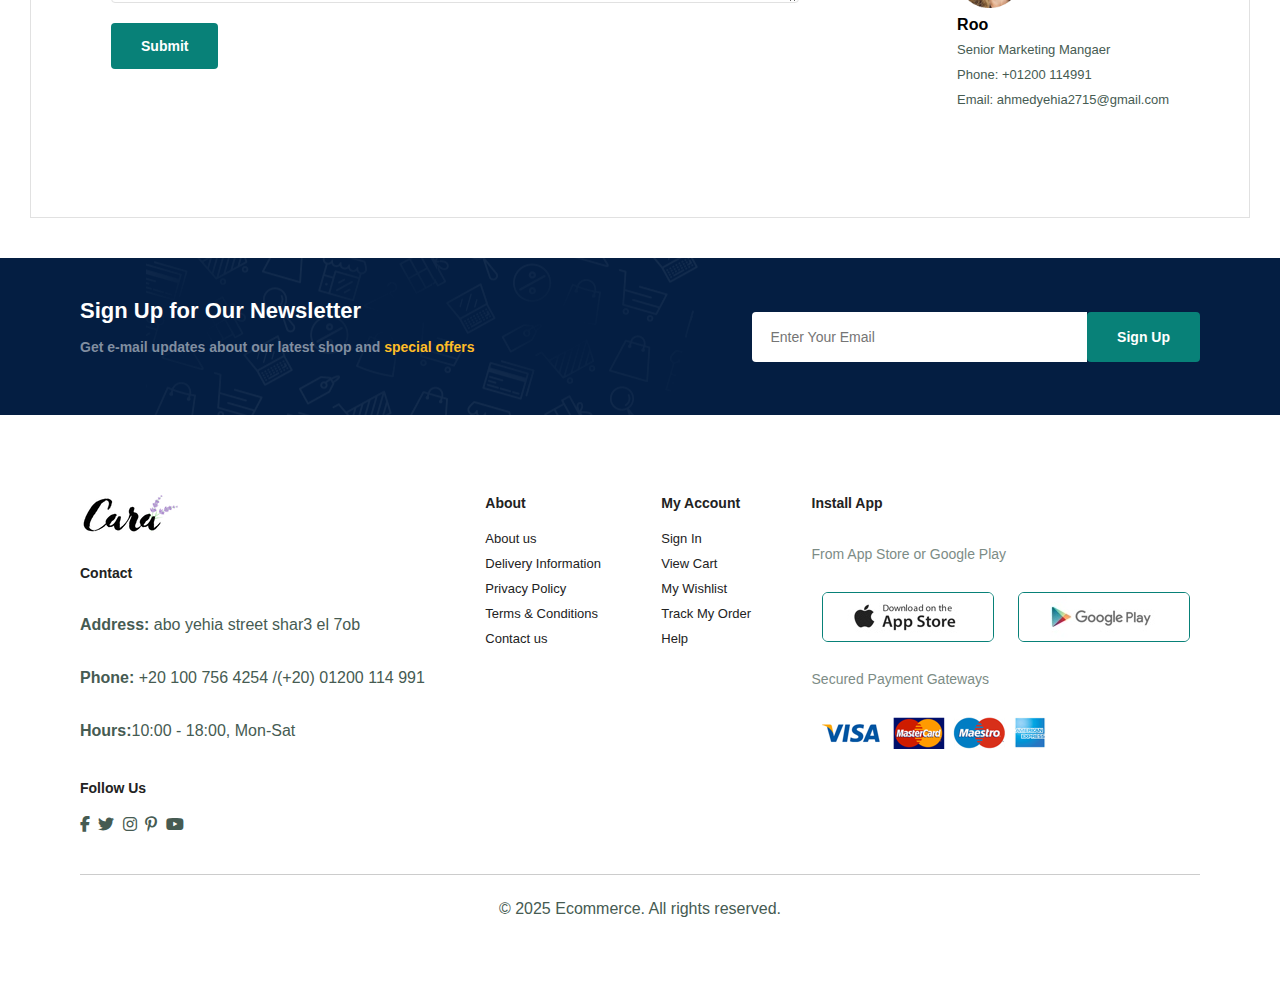
<file: contact.html>
<!DOCTYPE html>
<html lang="en">
  <head>
    <meta charset="UTF-8" />
    <meta name="viewport" content="width=device-width, initial-scale=1.0" />
    <title>Ecommerce</title>
    <link
      rel="stylesheet"
      href="https://cdnjs.cloudflare.com/ajax/libs/font-awesome/6.7.2/css/all.min.css"
    />
    <link rel="stylesheet" href="style.css" />
  </head>
  <body>
    <section id="header">
      <a href="#"><img src="img/logo.png" class="logo" alt="" /></a>
      <div>
        <ul id="navbar">
          <li><a class="active" href="index.html">Home</a></li>
          <li><a href="shop.html">Shop</a></li>
          <li><a href="blog.html">Blog</a></li>
          <li><a href="about.html">About</a></li>
          <li><a href="contact.html">Contact</a></li>
          <li id="lg-bag">
            <a href="cart.html"><i class="fa-solid fa-cart-plus"></i></a>
          </li>
          <a href="#" id="close"><i class="fa-solid fa-xmark"></i></a>
        </ul>
      </div>
      <div id="mobile">
        <a href="cart.html"><i class="fa-solid fa-cart-plus"></i></a>
        <i id="bar" class="fas fa-outdent"></i>
      </div>
    </section>

    <section id="page-header" class="about-header">
      <h2>#let's_talk</h2>

      <p>LEAVE A MESSAGE. WE LOVE TO HEAR FROM YOU!</p>
    </section>

    <section id="contact-detalis" class="section-p1">
      <div class="details">
        <span>GET IN TOUCH</span>
        <h2>Visit one of our agency locations or contact us today</h2>
        <h3>Our Office</h3>
        <div>
          <li>
            <i class="fas fa-map"></i>
            <p>56 Glassford Street, Glasgow G1 1UL, New York</p>
          </li>
          <li>
            <i class="far fa-envelope"></i>
            <p>contact@ecommerce.com</p>
          </li>
          <li>
            <i class="fas fa-phone-alt"></i>
            <p>+1 234 567 890</p>
          </li>
          <li>
            <i class="far fa-clock"></i>
            <p>Mon - Sat: 10:00 - 18:00</p>
          </li>
        </div>
      </div>

      <div class="map">
        <iframe
          src="https://www.google.com/maps/embed?pb=!1m18!1m12!1m3!1d1074.486713570342!2d31.297537354660186!3d30.125240543869445!2m3!1f0!2f0!3f0!3m2!1i1024!2i768!4f13.1!3m3!1m2!1s0x1458150df4302a59%3A0xd0b95b5f46336261!2z2LPZiNio2LEg2YXYp9ix2YPYqiDZgtiv2LHZiSAx!5e0!3m2!1sen!2seg!4v1741184590547!5m2!1sen!2seg"
          width="600"
          height="450"
          style="border: 0"
          allowfullscreen=""
          loading="lazy"
          referrerpolicy="no-referrer-when-downgrade"
        ></iframe>
      </div>
    </section>

    
    <section id="form-details" class="section-p1">
      <form action="">
        <span>LEAVE A MESSAGE</span>
        <h2>Get in touch with us</h2>
        <input type="text" placeholder="Your Name" />
        <input type="email" placeholder="Your Email" />
        <input type="text" placeholder="Subject" />
        <textarea
          name="message"
          id="message"
          cols="30"
          rows="10"
          placeholder="Your Message"
        ></textarea>
        <button class="normal">Submit</button>
      </form>
      <div class="people">
        <div>
            <img src="img/people/1.png" alt="">
            <p><span>abo yehia</span>  Senior Marketing Mangaer <br>Phone: +01200 114991 <br>Email: ahmedyehia2715@gmail.com </p>
        </div>
        <div>
            <img src="img/people/2.png" alt="">
            <p><span> Mohsen & amino </span>  Senior Marketing Mangaer <br>Phone: +01200 114991 <br>Email: ahmedyehia2715@gmail.com </p>
        </div>
        <div>
            <img src="img/people/3.png" alt="">
            <p><span>Roo</span>  Senior Marketing Mangaer <br>Phone: +01200 114991 <br>Email: ahmedyehia2715@gmail.com </p>
        </div>
   
      </div>
    </section>

    <section id="newsletter" class="section-p1 section-m1">
      <div class="newstext">
        <h4>Sign Up for Our Newsletter</h4>
        <p>
          Get e-mail updates about our latest shop and
          <span>special offers </span>
        </p>
      </div>
      <div class="form">
        <input type="text" placeholder="Enter Your Email" />
        <button class="normal">Sign Up</button>
      </div>
    </section>

    <footer class="section-p1">
      <div class="col">
        <img class="logo" src="img/logo.png" alt="" />
        <h4>Contact</h4>
        <p><strong>Address:</strong> abo yehia street shar3 el 7ob</p>
        <p><strong>Phone:</strong> +20 100 756 4254 /(+20) 01200 114 991</p>
        <p><strong>Hours:</strong>10:00 - 18:00, Mon-Sat</p>
        <div class="follow">
          <h4>Follow Us</h4>
          <div class="icon">
            <i class="fab fa-facebook-f"></i>
            <i class="fab fa-twitter"></i>
            <i class="fab fa-instagram"></i>
            <i class="fab fa-pinterest-p"></i>
            <i class="fab fa-youtube"></i>
          </div>
        </div>
      </div>

      <div class="col">
        <h4>About</h4>
        <a href="#">About us</a>
        <a href="#">Delivery Information</a>
        <a href="#">Privacy Policy</a>
        <a href="#">Terms & Conditions</a>
        <a href="#"> Contact us</a>
      </div>
      <div class="col">
        <h4>My Account</h4>
        <a href="#">Sign In</a>
        <a href="#">View Cart</a>
        <a href="#">My Wishlist</a>
        <a href="#">Track My Order</a>
        <a href="#">Help</a>
      </div>
      <div class="col install">
        <h4>Install App</h4>
        <p>From App Store or Google Play</p>
        <div class="row">
          <img src="img/pay/app.jpg" alt="" />
          <img src="img/pay/play.jpg" alt="" />
        </div>
        <p>Secured Payment Gateways</p>
        <img src="img/pay/pay.png" alt="" />
      </div>
      <div class="copyright">
        <p>&copy; 2025 Ecommerce. All rights reserved.</p>
      </div>
    </footer>
    <script src="script.js"></script>
  </body>
</html>
</file>
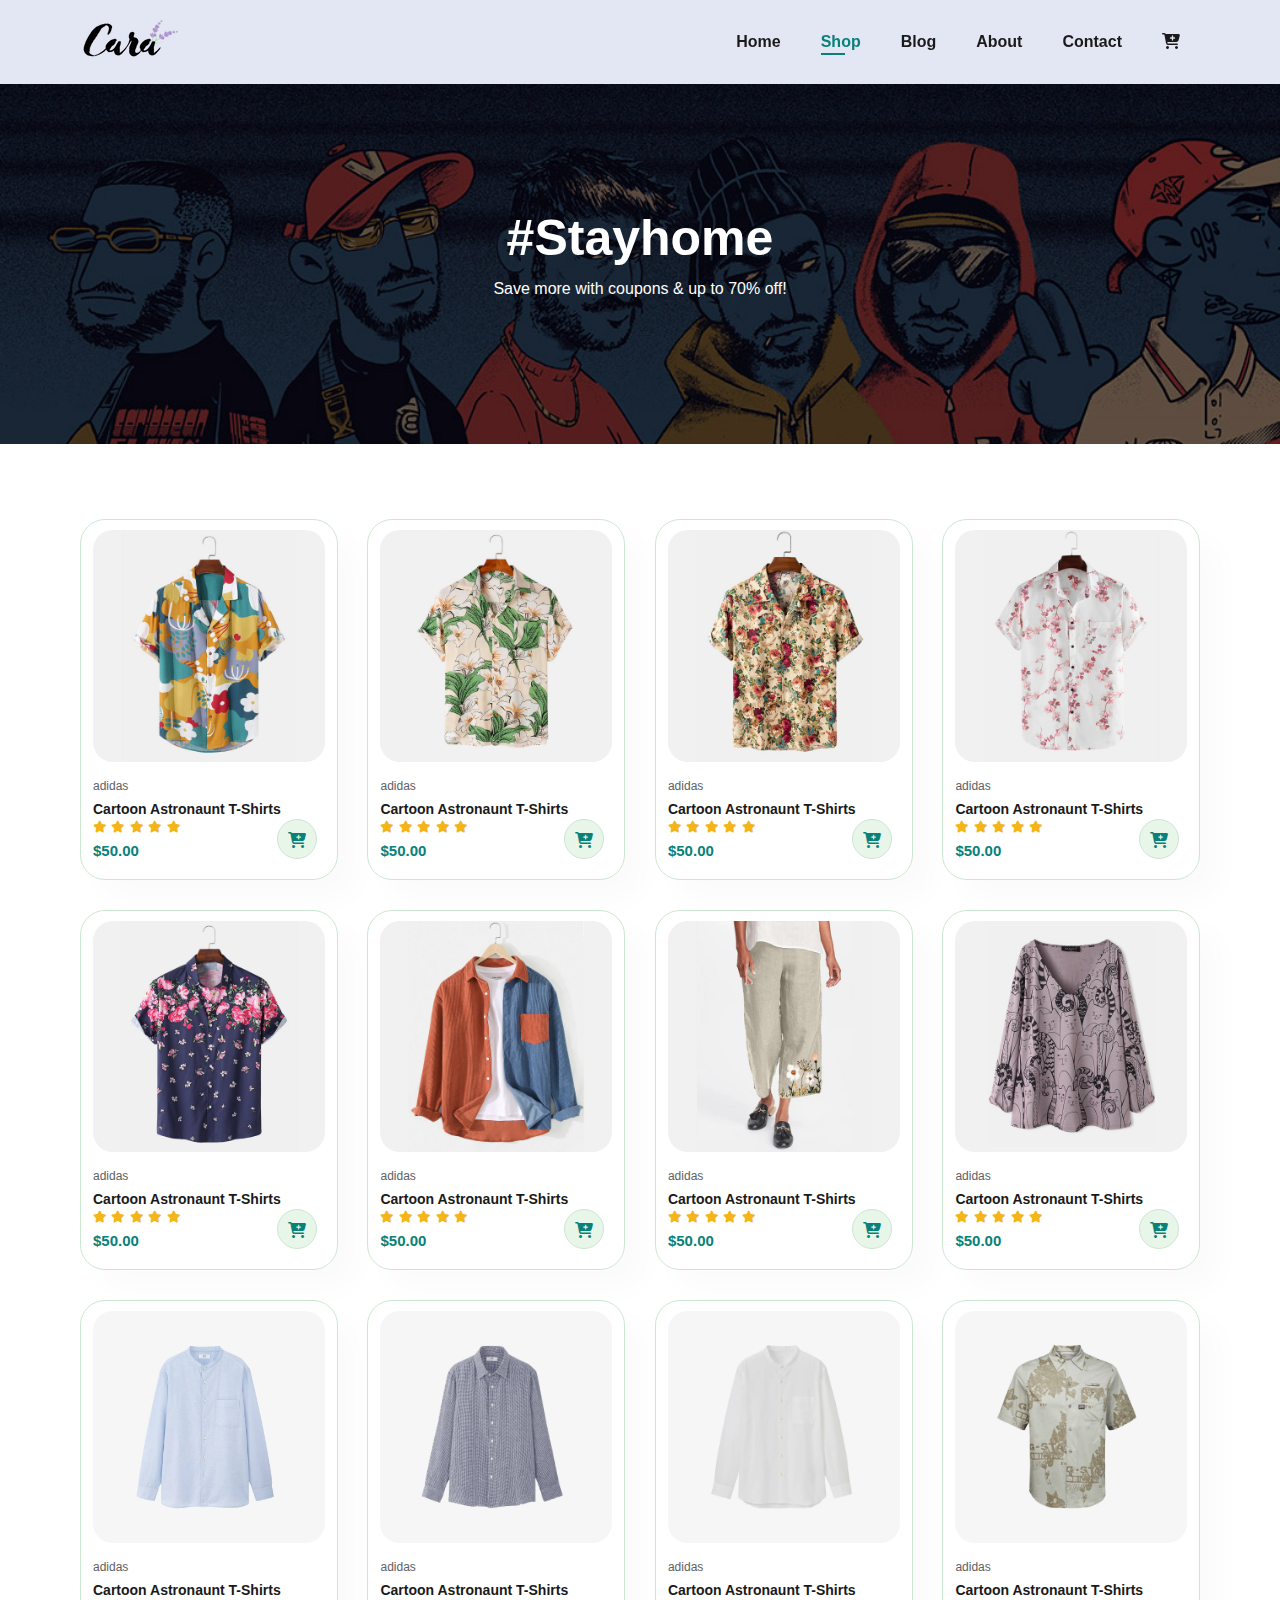
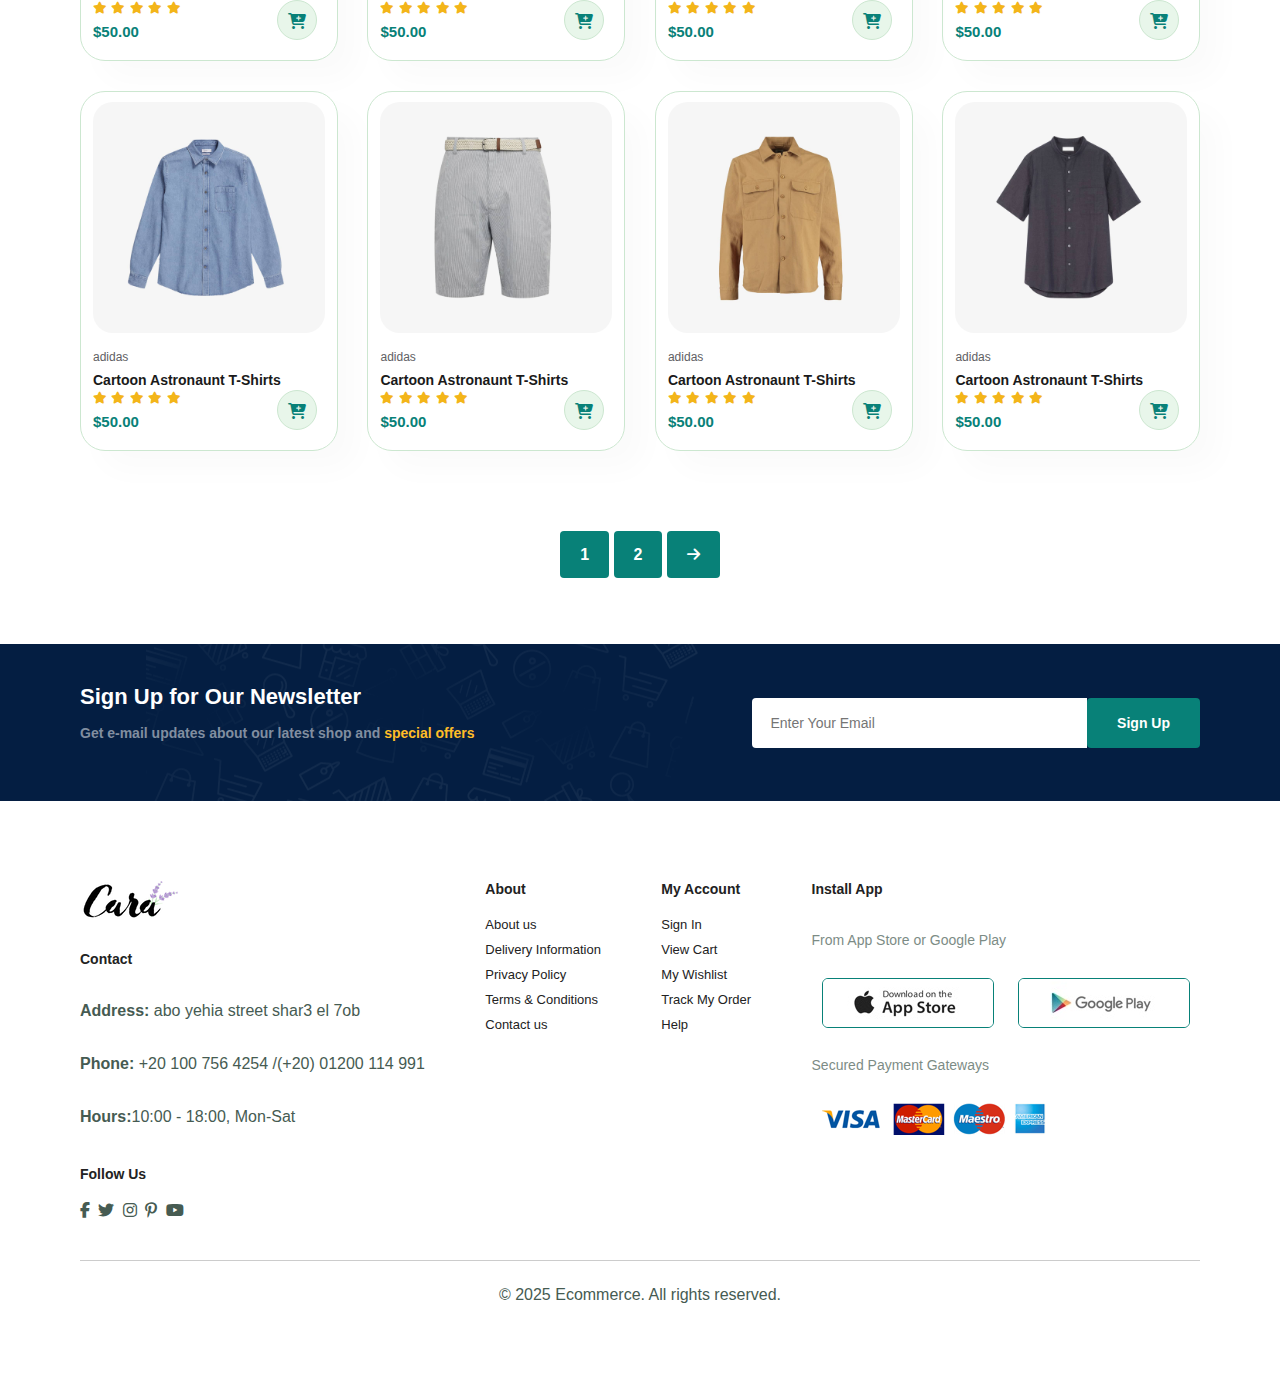
<file: shop.html>
<!DOCTYPE html>
<html lang="en">
  <head>
    <meta charset="UTF-8" />
    <meta name="viewport" content="width=device-width, initial-scale=1.0" />
    <title>Ecommerce</title>
    <link
      rel="stylesheet"
      href="https://cdnjs.cloudflare.com/ajax/libs/font-awesome/6.7.2/css/all.min.css"
    />
    <link rel="stylesheet" href="style.css" />
  </head>
  <body>
    <section id="header">
      <a href="#"><img src="img/logo.png" class"logo" alt=""></a>
      <div>
        <ul id="navbar">
          <li><a class="active" href="index.html">Home</a></li>
          <li><a href="shop.html">Shop</a></li>
          <li><a href="blog.html">Blog</a></li>
          <li><a href="about.html">About</a></li>
          <li><a href="contact.html">Contact</a></li>
          <li id="lg-bag">
            <a href="cart.html"><i class="fa-solid fa-cart-plus"></i></a>
          </li>
          <a href="#" id="close"><i class="fa-solid fa-xmark"></i></a>
        </ul>
      </div>
      <div id="mobile">
        <a href="cart.html"><i class="fa-solid fa-cart-plus"></i></a>
        <i id="bar" class="fas fa-outdent"></i>
      </div>
    </section>

    <section id="page-header">
    
      <h2>#Stayhome</h2>
 
      <p>Save more with coupons & up to 70% off!</p>
  
    </section>

   
    <section id="product1" class="section-p1">
      <div class="pro-container">
        <div class="pro">
          <img src="img/products/f1.jpg" alt="" />
          <div class="des">
            <span>adidas</span>
            <h5>Cartoon Astronaunt T-Shirts</h5>
            <div class="star">
              <i class="fas fa-star"></i>
              <i class="fas fa-star"></i>
              <i class="fas fa-star"></i>
              <i class="fas fa-star"></i>
              <i class="fas fa-star"></i>
            </div>
            <h4>$50.00</h4>
          </div>
          <a href="#"><i class="fa-solid fa-cart-plus cart"></i></a>
        </div>
        <div class="pro">
          <img src="img/products/f2.jpg" alt="" />
          <div class="des">
            <span>adidas</span>
            <h5>Cartoon Astronaunt T-Shirts</h5>
            <div class="star">
              <i class="fas fa-star"></i>
              <i class="fas fa-star"></i>
              <i class="fas fa-star"></i>
              <i class="fas fa-star"></i>
              <i class="fas fa-star"></i>
            </div>
            <h4>$50.00</h4>
          </div>
          <a href="#"><i class="fa-solid fa-cart-plus cart"></i></a>
        </div>
        <div class="pro">
          <img src="img/products/f3.jpg" alt="" />
          <div class="des">
            <span>adidas</span>
            <h5>Cartoon Astronaunt T-Shirts</h5>
            <div class="star">
              <i class="fas fa-star"></i>
              <i class="fas fa-star"></i>
              <i class="fas fa-star"></i>
              <i class="fas fa-star"></i>
              <i class="fas fa-star"></i>
            </div>
            <h4>$50.00</h4>
          </div>
          <a href="#"><i class="fa-solid fa-cart-plus cart"></i></a>
        </div>
        <div class="pro">
          <img src="img/products/f4.jpg" alt="" />
          <div class="des">
            <span>adidas</span>
            <h5>Cartoon Astronaunt T-Shirts</h5>
            <div class="star">
              <i class="fas fa-star"></i>
              <i class="fas fa-star"></i>
              <i class="fas fa-star"></i>
              <i class="fas fa-star"></i>
              <i class="fas fa-star"></i>
            </div>
            <h4>$50.00</h4>
          </div>
          <a href="#"><i class="fa-solid fa-cart-plus cart"></i></a>
        </div>
        <div class="pro">
          <img src="img/products/f5.jpg" alt="" />
          <div class="des">
            <span>adidas</span>
            <h5>Cartoon Astronaunt T-Shirts</h5>
            <div class="star">
              <i class="fas fa-star"></i>
              <i class="fas fa-star"></i>
              <i class="fas fa-star"></i>
              <i class="fas fa-star"></i>
              <i class="fas fa-star"></i>
            </div>
            <h4>$50.00</h4>
          </div>
          <a href="#"><i class="fa-solid fa-cart-plus cart"></i></a>
        </div>
        <div class="pro">
          <img src="img/products/f6.jpg" alt="" />
          <div class="des">
            <span>adidas</span>
            <h5>Cartoon Astronaunt T-Shirts</h5>
            <div class="star">
              <i class="fas fa-star"></i>
              <i class="fas fa-star"></i>
              <i class="fas fa-star"></i>
              <i class="fas fa-star"></i>
              <i class="fas fa-star"></i>
            </div>
            <h4>$50.00</h4>
          </div>
          <a href="#"><i class="fa-solid fa-cart-plus cart"></i></a>
        </div>
        <div class="pro">
          <img src="img/products/f7.jpg" alt="" />
          <div class="des">
            <span>adidas</span>
            <h5>Cartoon Astronaunt T-Shirts</h5>
            <div class="star">
              <i class="fas fa-star"></i>
              <i class="fas fa-star"></i>
              <i class="fas fa-star"></i>
              <i class="fas fa-star"></i>
              <i class="fas fa-star"></i>
            </div>
            <h4>$50.00</h4>
          </div>
          <a href="#"><i class="fa-solid fa-cart-plus cart"></i></a>
        </div>
        <div class="pro">
          <img src="img/products/f8.jpg" alt="" />
          <div class="des">
            <span>adidas</span>
            <h5>Cartoon Astronaunt T-Shirts</h5>
            <div class="star">
              <i class="fas fa-star"></i>
              <i class="fas fa-star"></i>
              <i class="fas fa-star"></i>
              <i class="fas fa-star"></i>
              <i class="fas fa-star"></i>
            </div>
            <h4>$50.00</h4>
          </div>
          <a href="#"><i class="fa-solid fa-cart-plus cart"></i></a>
        </div>

        <div class="pro">
          <img src="img/products/n1.jpg" alt="" />
          <div class="des">
            <span>adidas</span>
            <h5>Cartoon Astronaunt T-Shirts</h5>
            <div class="star">
              <i class="fas fa-star"></i>
              <i class="fas fa-star"></i>
              <i class="fas fa-star"></i>
              <i class="fas fa-star"></i>
              <i class="fas fa-star"></i>
            </div>
            <h4>$50.00</h4>
          </div>
          <a href="#"><i class="fa-solid fa-cart-plus cart"></i></a>
        </div>
        <div class="pro">
          <img src="img/products/n2.jpg" alt="" />
          <div class="des">
            <span>adidas</span>
            <h5>Cartoon Astronaunt T-Shirts</h5>
            <div class="star">
              <i class="fas fa-star"></i>
              <i class="fas fa-star"></i>
              <i class="fas fa-star"></i>
              <i class="fas fa-star"></i>
              <i class="fas fa-star"></i>
            </div>
            <h4>$50.00</h4>
          </div>
          <a href="#"><i class="fa-solid fa-cart-plus cart"></i></a>
        </div>
        <div class="pro">
          <img src="img/products/n3.jpg" alt="" />
          <div class="des">
            <span>adidas</span>
            <h5>Cartoon Astronaunt T-Shirts</h5>
            <div class="star">
              <i class="fas fa-star"></i>
              <i class="fas fa-star"></i>
              <i class="fas fa-star"></i>
              <i class="fas fa-star"></i>
              <i class="fas fa-star"></i>
            </div>
            <h4>$50.00</h4>
          </div>
          <a href="#"><i class="fa-solid fa-cart-plus cart"></i></a>
        </div>
        <div class="pro">
          <img src="img/products/n4.jpg" alt="" />
          <div class="des">
            <span>adidas</span>
            <h5>Cartoon Astronaunt T-Shirts</h5>
            <div class="star">
              <i class="fas fa-star"></i>
              <i class="fas fa-star"></i>
              <i class="fas fa-star"></i>
              <i class="fas fa-star"></i>
              <i class="fas fa-star"></i>
            </div>
            <h4>$50.00</h4>
          </div>
          <a href="#"><i class="fa-solid fa-cart-plus cart"></i></a>
        </div>
        <div class="pro">
          <img src="img/products/n5.jpg" alt="" />
          <div class="des">
            <span>adidas</span>
            <h5>Cartoon Astronaunt T-Shirts</h5>
            <div class="star">
              <i class="fas fa-star"></i>
              <i class="fas fa-star"></i>
              <i class="fas fa-star"></i>
              <i class="fas fa-star"></i>
              <i class="fas fa-star"></i>
            </div>
            <h4>$50.00</h4>
          </div>
          <a href="#"><i class="fa-solid fa-cart-plus cart"></i></a>
        </div>
        <div class="pro">
          <img src="img/products/n6.jpg" alt="" />
          <div class="des">
            <span>adidas</span>
            <h5>Cartoon Astronaunt T-Shirts</h5>
            <div class="star">
              <i class="fas fa-star"></i>
              <i class="fas fa-star"></i>
              <i class="fas fa-star"></i>
              <i class="fas fa-star"></i>
              <i class="fas fa-star"></i>
            </div>
            <h4>$50.00</h4>
          </div>
          <a href="#"><i class="fa-solid fa-cart-plus cart"></i></a>
        </div>
        <div class="pro">
          <img src="img/products/n7.jpg" alt="" />
          <div class="des">
            <span>adidas</span>
            <h5>Cartoon Astronaunt T-Shirts</h5>
            <div class="star">
              <i class="fas fa-star"></i>
              <i class="fas fa-star"></i>
              <i class="fas fa-star"></i>
              <i class="fas fa-star"></i>
              <i class="fas fa-star"></i>
            </div>
            <h4>$50.00</h4>
          </div>
          <a href="#"><i class="fa-solid fa-cart-plus cart"></i></a>
        </div>
        <div class="pro">
          <img src="img/products/n8.jpg" alt="" />
          <div class="des">
            <span>adidas</span>
            <h5>Cartoon Astronaunt T-Shirts</h5>
            <div class="star">
              <i class="fas fa-star"></i>
              <i class="fas fa-star"></i>
              <i class="fas fa-star"></i>
              <i class="fas fa-star"></i>
              <i class="fas fa-star"></i>
            </div>
            <h4>$50.00</h4>
          </div>
          <a href="#"><i class="fa-solid fa-cart-plus cart"></i></a>
        </div>
      </div>
    </section>

        <section id="pagination" class="section-p1" >
            <a href="#">1</a>
            <a href="#">2</a>
            <a href="#"><i  class="fa-solid fa-arrow-right"></i></i></a>
           
        </section>
    
    <section id="newsletter" class="section-p1 section-m1">
      <div class="newstext">
        <h4>Sign Up for Our Newsletter</h4>
        <p>
          Get e-mail updates about our latest shop and
          <span>special offers </span>
        </p>
      </div>
      <div class="form">
        <input type="text" placeholder="Enter Your Email" />
        <button class="normal">Sign Up</button>
      </div>
    </section>

    <footer class="section-p1">
      <div class="col">
        <img class="logo" src="img/logo.png" alt="" />
        <h4>Contact</h4>
        <p><strong>Address:</strong> abo yehia street shar3 el 7ob</p>
        <p><strong>Phone:</strong> +20 100 756 4254 /(+20) 01200 114 991</p>
        <p><strong>Hours:</strong>10:00 - 18:00, Mon-Sat</p>
        <div class="follow">
          <h4>Follow Us</h4>
          <div class="icon">
            <i class="fab fa-facebook-f"></i>
            <i class="fab fa-twitter"></i>
            <i class="fab fa-instagram"></i>
            <i class="fab fa-pinterest-p"></i>
            <i class="fab fa-youtube"></i>
          </div>
        </div>
      </div>

      <div class="col">
        <h4>About</h4>
        <a href="#">About us</a>
        <a href="#">Delivery Information</a>
        <a href="#">Privacy Policy</a>
        <a href="#">Terms & Conditions</a>
        <a href="#"> Contact us</a>
      </div>
      <div class="col">
        <h4>My Account</h4>
        <a href="#">Sign In</a>
        <a href="#">View Cart</a>
        <a href="#">My Wishlist</a>
        <a href="#">Track My Order</a>
        <a href="#">Help</a>
      </div>
      <div class="col install">
        <h4>Install App</h4>
        <p>From App Store or Google Play</p>
        <div class="row">
          <img src="img/pay/app.jpg" alt="" />
          <img src="img/pay/play.jpg" alt="" />
        </div>
        <p>Secured Payment Gateways</p>
        <img src="img/pay/pay.png" alt="" />
      </div>
      <div class="copyright">
        <p>&copy; 2025 Ecommerce. All rights reserved.</p>
      </div>
    </footer>
    <script src="script.js"></script>
  </body>
</html>
</file>
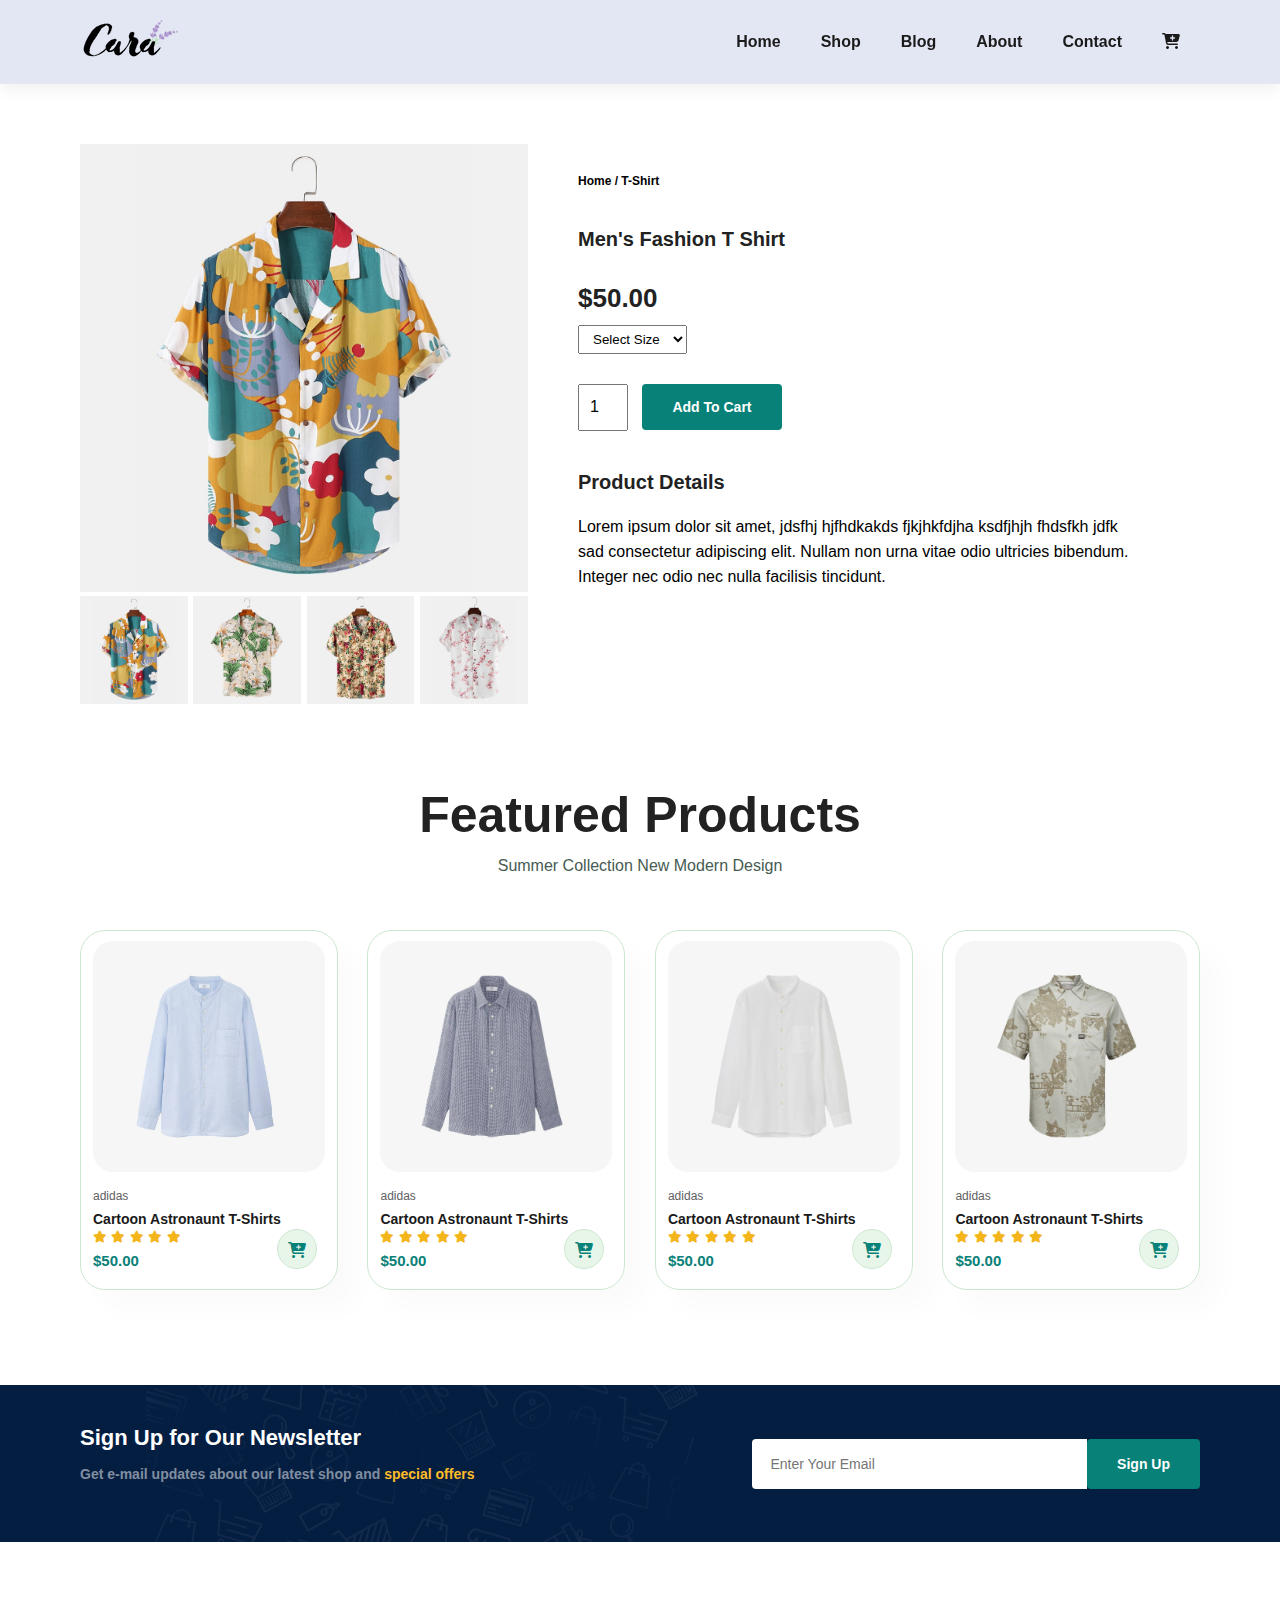
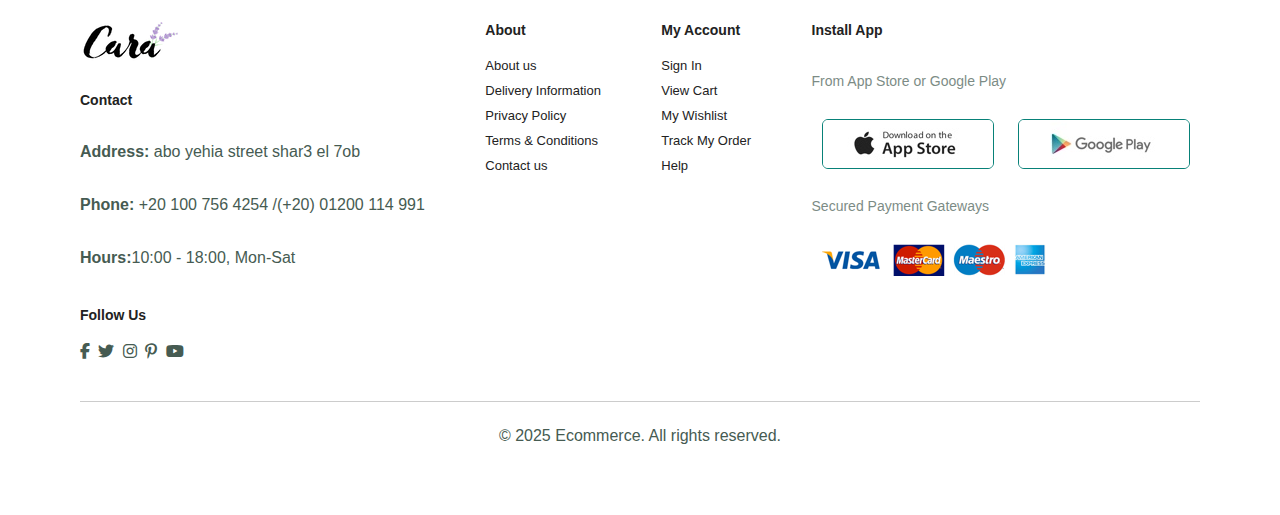
<file: single_product.html>
<!DOCTYPE html>
<html lang="en">
  <head>
    <meta charset="UTF-8" />
    <meta name="viewport" content="width=device-width, initial-scale=1.0" />
    <title>Ecommerce</title>
    <link
      rel="stylesheet"
      href="https://cdnjs.cloudflare.com/ajax/libs/font-awesome/6.7.2/css/all.min.css"
    />
    <link rel="stylesheet" href="style.css" />
  </head>
  <body>
    <section id="header">
      <a href="#"><img src="img/logo.png" class"logo" alt=""></a>
      <div>
        <ul id="navbar">
          <li><a class="active" href="index.html">Home</a></li>
          <li><a href="shop.html">Shop</a></li>
          <li><a href="blog.html">Blog</a></li>
          <li><a href="about.html">About</a></li>
          <li><a href="contact.html">Contact</a></li>
          <li id="lg-bag">
            <a href="cart.html"><i class="fa-solid fa-cart-plus"></i></a>
          </li>
          <a href="#" id="close"><i class="fa-solid fa-xmark"></i></a>
        </ul>
      </div>
      <div id="mobile">
        <a href="cart.html"><i class="fa-solid fa-cart-plus"></i></a>
        <i id="bar" class="fas fa-outdent"></i>
      </div>
    </section>

    <section id="prodetails" class="section-p1">
      <div class="single-pro-image">
        <img src="img/products/f1.jpg" width="100%" id="mainImg" alt="" />

        <div class="small-img-group">
          <div class="small-img-col">
            <img
              src="img/products/f1.jpg"
              width="100%"
              class="small-img"
              alt=""
            />
          </div>
          <div class="small-img-col">
            <img
              src="img/products/f2.jpg"
              width="100%"
              class="small-img"
              alt=""
            />
          </div>
          <div class="small-img-col">
            <img
              src="img/products/f3.jpg"
              width="100%"
              class="small-img"
              alt=""
            />
          </div>
          <div class="small-img-col">
            <img
              src="img/products/f4.jpg"
              width="100%"
              class="small-img"
              alt=""
            />
          </div>
        </div>
      </div>

      <div class="single-pro-details">
        <h6>Home / T-Shirt</h6>
        <h4>Men's Fashion T Shirt</h4>
        <h2>$50.00</h2>
        <select>
          <option>Select Size</option>
          <option>XL</option>
          <option>XXL</option>
          <option>Small</option>
          <option>Large</option>
        </select>
        <input type="number" value="1" />
        <button class="normal">Add To Cart</button>
        <h4>Product Details</h4>
        <span
          >Lorem ipsum dolor sit amet, jdsfhj hjfhdkakds fjkjhkfdjha ksdfjhjh
          fhdsfkh jdfk sad consectetur adipiscing elit. Nullam non urna vitae
          odio ultricies bibendum. Integer nec odio nec nulla facilisis
          tincidunt.</span
        >
      </div>
    </section>

    <section id="product1" class="section-p1">
      <h2>Featured Products</h2>
      <p>Summer Collection New Modern Design</p>
      <div class="pro-container">
        <div class="pro">
          <img src="img/products/n1.jpg" alt="" />
          <div class="des">
            <span>adidas</span>
            <h5>Cartoon Astronaunt T-Shirts</h5>
            <div class="star">
              <i class="fas fa-star"></i>
              <i class="fas fa-star"></i>
              <i class="fas fa-star"></i>
              <i class="fas fa-star"></i>
              <i class="fas fa-star"></i>
            </div>
            <h4>$50.00</h4>
          </div>
          <a href="#"><i class="fa-solid fa-cart-plus cart"></i></a>
        </div>
        <div class="pro">
          <img src="img/products/n2.jpg" alt="" />
          <div class="des">
            <span>adidas</span>
            <h5>Cartoon Astronaunt T-Shirts</h5>
            <div class="star">
              <i class="fas fa-star"></i>
              <i class="fas fa-star"></i>
              <i class="fas fa-star"></i>
              <i class="fas fa-star"></i>
              <i class="fas fa-star"></i>
            </div>
            <h4>$50.00</h4>
          </div>
          <a href="#"><i class="fa-solid fa-cart-plus cart"></i></a>
        </div>
        <div class="pro">
          <img src="img/products/n3.jpg" alt="" />
          <div class="des">
            <span>adidas</span>
            <h5>Cartoon Astronaunt T-Shirts</h5>
            <div class="star">
              <i class="fas fa-star"></i>
              <i class="fas fa-star"></i>
              <i class="fas fa-star"></i>
              <i class="fas fa-star"></i>
              <i class="fas fa-star"></i>
            </div>
            <h4>$50.00</h4>
          </div>
          <a href="#"><i class="fa-solid fa-cart-plus cart"></i></a>
        </div>
        <div class="pro">
          <img src="img/products/n4.jpg" alt="" />
          <div class="des">
            <span>adidas</span>
            <h5>Cartoon Astronaunt T-Shirts</h5>
            <div class="star">
              <i class="fas fa-star"></i>
              <i class="fas fa-star"></i>
              <i class="fas fa-star"></i>
              <i class="fas fa-star"></i>
              <i class="fas fa-star"></i>
            </div>
            <h4>$50.00</h4>
          </div>
          <a href="#"><i class="fa-solid fa-cart-plus cart"></i></a>
        </div>
      </div>
    </section>

    <section id="newsletter" class="section-p1 section-m1">
      <div class="newstext">
        <h4>Sign Up for Our Newsletter</h4>
        <p>
          Get e-mail updates about our latest shop and
          <span>special offers </span>
        </p>
      </div>
      <div class="form">
        <input type="text" placeholder="Enter Your Email" />
        <button class="normal">Sign Up</button>
      </div>
    </section>

    <footer class="section-p1">
      <div class="col">
        <img class="logo" src="img/logo.png" alt="" />
        <h4>Contact</h4>
        <p><strong>Address:</strong> abo yehia street shar3 el 7ob</p>
        <p><strong>Phone:</strong> +20 100 756 4254 /(+20) 01200 114 991</p>
        <p><strong>Hours:</strong>10:00 - 18:00, Mon-Sat</p>
        <div class="follow">
          <h4>Follow Us</h4>
          <div class="icon">
            <i class="fab fa-facebook-f"></i>
            <i class="fab fa-twitter"></i>
            <i class="fab fa-instagram"></i>
            <i class="fab fa-pinterest-p"></i>
            <i class="fab fa-youtube"></i>
          </div>
        </div>
      </div>

      <div class="col">
        <h4>About</h4>
        <a href="#">About us</a>
        <a href="#">Delivery Information</a>
        <a href="#">Privacy Policy</a>
        <a href="#">Terms & Conditions</a>
        <a href="#"> Contact us</a>
      </div>
      <div class="col">
        <h4>My Account</h4>
        <a href="#">Sign In</a>
        <a href="#">View Cart</a>
        <a href="#">My Wishlist</a>
        <a href="#">Track My Order</a>
        <a href="#">Help</a>
      </div>
      <div class="col install">
        <h4>Install App</h4>
        <p>From App Store or Google Play</p>
        <div class="row">
          <img src="img/pay/app.jpg" alt="" />
          <img src="img/pay/play.jpg" alt="" />
        </div>
        <p>Secured Payment Gateways</p>
        <img src="img/pay/pay.png" alt="" />
      </div>
      <div class="copyright">
        <p>&copy; 2025 Ecommerce. All rights reserved.</p>
      </div>
    </footer>
    <script>

      var mainImg = document.getElementById("mainImg");
      var smallImg = document.getElementsByClassName("small-img");
      
      for (let i = 0; i < smallImg.length; i++) {
        smallImg[i].onclick = function () {
          mainImg.src = smallImg[i].src;
        };
      }
      
    </script>
    <script src="script.js"></script>
  </body>
</html>
</file>
<file: style.css>
@import url("https://fonts.googleapis.com/css2?family=Abril+Fatface&family=Edu+AU+VIC+WA+NT+Hand:wght@400..700&family=Edu+VIC+WA+NT+Beginner:wght@400..700&family=Foldit:wght@100..900&family=Inconsolata:wght@200..900&family=League+Spartan:wght@100..900&family=Satisfy&display=swap");

* {
  margin: 0;
  padding: 0;
  box-sizing: border-box;
  font-family: "Spartan", sans-serif;
}

h1 {
  font-size: 50px;
  line-height: 64px;
  color: #222;
}
h2 {
  font-size: 50px;
  line-height: 54px;
  color: #222;
}
h4 {
  font-size: 20px;
  color: #222;
}
h6 {
  font-weight: 700;
  font-size: 12px;
}

p {
  font-size: 16px;
  color: #465b52;
  margin: 15px 0 20px 0;
}

.section-p1 {
  padding: 40px 80px;
}

.section-m1 {
  margin: 40px 0;
}

button.normal {
  cursor: pointer;
  font-size: 14px;
  font-weight: 600;
  padding: 15px 30px;
  color: #000;
  background-color: #fff;
  border-radius: 4px;
  border: none;
  outline: none;
  transition: 0.2s;
}
button.white {
  cursor: pointer;
  font-size: 13px;
  font-weight: 600;
  padding: 11px 18px;
  color: #fff;
  background-color: transparent;
  border-radius: 4px;
  border: 1px solid #fff;
  outline: none;
  transition: 0.2s;
}

body {
  width: 100%;
}

/*header -- start*/

#header {
  display: flex;
  align-items: center;
  justify-content: space-between;
  padding: 20px 80px;
  background-color: #e3e6f3;
  box-shadow: 0 5px 15px rgb(0, 0, 0, 0.06); /* offset-x offset-y blure-raduis spread-raduis color  */
  z-index: 999;
  position: sticky; /* fixed */
  top: 0;
  left: 0;
}

#navbar {
  display: flex;
  align-items: center;
  justify-content: center;
}

#navbar li {
  padding: 0 20px;
  list-style: none;
  position: relative;
}

#navbar li a {
  text-decoration: none;
  color: #1a1a1a;
  font-size: 16px;
  font-weight: 600;
  transition: 0.3s ease;
}

#navbar li a:hover,
#navbar li a.active {
  color: #088178;
}

#navbar li a.active::after,
#navbar li a:hover::after {
  content: "";
  width: 30%;
  height: 2px;
  background-color: #088178;
  position: absolute;
  bottom: -4px;
  left: 20px;
}

#mobile {
  display: none;
  align-items: center;
}
#close {
  display: none;
}

/*Home page */

#hero {
  background-image: url(img/hero4.png);
  height: 90vh;
  width: 100%;
  background-size: cover;
  background-position: top 25% right 0;
  padding: 0 80px;
  display: flex;
  flex-direction: column;
  align-items: flex-start;
  justify-content: center;
}
#hero h4 {
  padding-bottom: 15px;
}

#hero h1 {
  color: #088178;
}

#hero button {
  background-image: url("img/button.png");
  background-color: transparent;
  color: #088178;
  border: 0;
  padding: 14px 80px 14px 65px;
  background-repeat: no-repeat;
  cursor: pointer;
  font-weight: 700;
  font-size: 15px;
   
}

#hero button a{
  text-decoration: none;
  color: #000;
}

#feature {
  display: flex;
  align-items: center;
  justify-content: space-between;
  flex-wrap: wrap;
}

#feature .fe-box {
  width: 180px;
  text-align: center;
  padding: 25px 15px;
  box-shadow: 20px 20px 34px rgb(0, 0, 0, 0.03);
  border: 1px solid #cce7d0;
  border-radius: 4px;
  margin: 15px 0;
}

#feature .fe-box:hover {
  box-shadow: 10px 10px 54px rgb(70, 62, 221, 0.1);
}

#feature .fe-box img {
  width: 100%;
  margin-bottom: 10px;
}

#feature .fe-box h6 {
  display: inline-block;
  padding: 9px 8px 6px 8px;
  line-height: 1;
  border-radius: 4px;
  color: #088178;
  background-color: #fddde4;
}

#feature .fe-box:nth-child(2) h6 {
  background-color: #cdcdcd;
}

#feature .fe-box:nth-child(3) h6 {
  background-color: #d1e8f2;
}

#feature .fe-box:nth-child(4) h6 {
  background-color: #cdd4f8;
}

#feature .fe-box:nth-child(5) h6 {
  background-color: #f6dbf6;
}

#feature .fe-box:nth-child(6) h6 {
  background-color: #fff2e5;
}

#product1 {
  text-align: center;
}

#product1 .pro-container {
  display: flex;
  justify-content: space-between;
  flex-wrap: wrap;
  padding-top: 20px;
}

#product1 .pro {
  width: 23%;
  min-width: 250px; /* But it will never be smaller than 250px */
  padding: 10px 12px;
  border: 1px solid #cce7d0;
  border-radius: 25px;
  cursor: pointer;
  box-shadow: 20px 20px 30px rgb(0, 0, 0, 0.02);
  margin: 15px 0;
  transition: 0.2s ease;
  position: relative;
}

#product1 .pro:hover {
  box-shadow: 20px 20px 30px rgb(0, 0, 0, 0.06);
}

#product1 .pro img {
  width: 100%;
  border-radius: 20px;
}

#product1 .pro .des {
  text-align: start;
  padding: 10px 0;
}
#product1 .pro .des span {
  color: #606063;
  font-size: 12px;
}

#product1 .pro .des h5 {
  padding-top: 7px;
  color: #1a1a1a;
  font-size: 14px;
}
#product1 .pro .des i {
  font-size: 12px;
  color: rgb(243, 181, 25);
}
#product1 .pro .des h4 {
  padding-top: 7px;
  color: #088178;
  font-size: 15px;
  font-weight: 700;
}
#product1 .pro .cart {
  width: 40px;
  height: 40px;
  line-height: 40px;
  border-radius: 50px;
  background-color: #e8f6ea;
  color: #088178;
  border: 1px solid #cce7d0;
  position: absolute;
  bottom: 20px;
  right: 20px;
}

#banner {
  display: flex;
  flex-direction: column;
  align-items: center;
  justify-content: center;
  text-align: center;
  background-image: url("img/banner/b1.jpg");
  width: 100%;
  height: 40vh;
  background-size: cover;
  background-position: center;
}

#banner h4 {
  color: #fff;
  font-size: 16px;
  padding: 10px 0;
}

#banner h2 {
  color: #fff;
  font-size: 30px;
  padding: 10px 0;
}

#banner h2 span {
  color: #ec2b2b;
  font-size: 30px;
  padding: 10px 0;
}

#banner button:hover {
  background-color: #088178;
  color: #fff;
}
#sm-banner {
  display: flex;
  justify-content: space-between;
  flex-wrap: wrap;
}

#sm-banner .banner-box {
  display: flex;
  flex-direction: column;
  align-items: flex-start;
  justify-content: center;
  background-image: url("img/banner/b17.jpg");
  min-width: 580px;
  height: 50vh;
  background-size: cover;
  background-position: center;
  padding: 30px;
}

#sm-banner .banner-box2 {
  background-image: url("img/banner/b10.jpg");
}

#sm-banner h4 {
  color: #fff;
  font-size: 20px;
  font-weight: 300;
}
#sm-banner h2 {
  color: #fff;
  font-size: 28px;
  font-weight: 800;
}

#sm-banner span {
  color: #fff;
  font-size: 14px;
  font-weight: 500;
  padding-bottom: 15px;
}

#sm-banner .banner-box:hover button {
  background-color: #088178;
  border: 1px solid #088178;
}

#banner3 {
  display: flex;
  justify-content: space-between;
  flex-wrap: wrap;
  padding: 0 80px;
}

#banner3 .banner-box {
  display: flex;
  flex-direction: column;
  align-items: flex-start;
  justify-content: center;
  background-image: url("img/banner/b7.jpg");
  min-width: 30%;
  height: 30vh;
  background-size: cover;
  background-position: center;
  padding: 20px;
  margin-bottom: 20px;
}

#banner3 .banner-box2 {
  background-image: url("img/banner/b4.jpg");
}

#banner3 .banner-box3 {
  background-image: url("img/banner/b18.jpg");
}

#banner3 h2 {
  color: #fff;
  font-size: 22px;
  font-weight: 900;
}
#banner3 h3 {
  color: #ec544e;
  font-size: 15px;
  font-weight: 800;
}

#newsletter {
  display: flex;
  justify-content: space-between;
  align-items: center;
  flex-wrap: wrap;
  background-image: url("img/banner/b14.png");
  background-repeat: no-repeat;
  background-position: 20% 30%;
  background-color: #041e42;
}

#newsletter h4 {
  color: #fff;
  font-size: 22px;
  font-weight: 700;
}
#newsletter p {
  color: #818ea0;
  font-size: 14px;
  font-weight: 600;
}

#newsletter p span {
  color: #ffbd27;
}

#newsletter .form {
  display: flex;

  width: 40%;
}
#newsletter input {
  height: 3.125rem;
  padding: 0 1.25em;
  font-size: 14px;
  width: 100%;
  border: 1px solid transparent;
  border-radius: 4px;
  outline: none;
  border-top-right-radius: 0;
  border-bottom-right-radius: 0;
}

#newsletter button {
  background-color: #088178;
  color: #fff;
  white-space: nowrap;
}

/*footer -- start*/

footer {
  display: flex;
  flex-wrap: wrap;
  justify-content: space-between;
  align-items: flex-start;
  padding: 40px 80px;
}

footer .copyright {
  width: 100%;
  text-align: center;
  padding: 10px 0;
  border-top: 1px solid #ccc;
  margin-top: 20px;
}

footer .col {
  display: flex;
  flex-direction: column;
  align-items: flex-start;
  margin-bottom: 20px;
}

footer .logo {
  margin-bottom: 30px;
}

footer h4 {
  font-size: 14px;
  padding-bottom: 20px;
}

footer a {
  font-size: 13px;
  text-decoration: none;
  color: #222;
  margin-bottom: 10px;
}

footer .follow {
  margin-top: 20px;
}
footer .follow i {
  cursor: pointer;
  padding-right: 4px;
  color: #465b52;
}

footer .install .row img {
  border: 1px solid #088178;
  border-radius: 6px;
}

footer .install p {
  font-size: 14px;
  opacity: 0.7;
}
footer .install img {
  margin: 10px;
}

footer .follow i:hover,
footer a:hover {
  color: #088178;
}

/*footer -- end*/

#page-header {
  background-image: url("img/banner/b1.jpg");
  width: 100%;
  height: 40vh;
  background-size: cover;
  display: flex;
  justify-content: center;
  text-align: center;
  flex-direction: column;
  padding: 14px;
}

#page-header h2,
#page-header p {
  color: #fff;
}

#pagination {
  text-align: center;
}

#pagination a {
  text-decoration: none;
  background-color: #088178;
  padding: 15px 20px;
  border-radius: 4px;
  color: #fff;
  font-weight: 600;
}

#pagination a i {
  font-size: 15px;
}

.small-img-group {
  display: flex;
  justify-content: space-between;
}

.small-img-col {
  flex-basis: 24%; /* 24% of the parent container */
  cursor: pointer;
}

#prodetails {
  display: flex;
  margin-top: 20px;
}

#prodetails .single-pro-image {
  width: 40%;
  margin-right: 50px;
}

#prodetails .single-pro-details {
  width: 50%;
  padding-top: 30px;
}

#prodetails .single-pro-details h4 {
  padding: 40px 0 20px 0;
}

#prodetails .single-pro-details h2 {
  font-size: 26px;
}

#prodetails .single-pro-details select {
  display: block;
  padding: 5px 10px;
  margin-bottom: 10px;
}

#prodetails .single-pro-details input {
  width: 50px;
  height: 47px;
  padding-left: 10px;
  font-size: 16px;
  margin-right: 10px;
}
#prodetails .single-pro-details input:focus {
  outline: none;
}

#prodetails .single-pro-details button {
  padding: 15px 30px;
  background-color: #088178;
  color: #fff;
  border: none;
  border-radius: 4px;
  cursor: pointer;
  font-weight: 600;
  margin-top: 20px;
}

#prodetails .single-pro-details span {
  line-height: 25px;
}

/*blog page */

#page-header.blog-header {
  background-image: url("img/banner/b19.jpg");
}

#blog {
  padding: 150px 150px 0 150px;
}

#blog .blog-box {
  display: flex;
  align-items: center;
  width: 100%;
  position: relative;
  padding-bottom: 90px;
}

#blog .blog-img {
  width: 50%;
  margin-right: 40px;
}

#blog img {
  width: 100%;
  height: 300px;
  object-fit: cover;
}

#blog .blog-details {
  width: 50%;
  margin-right: 40px;
}

#blog .blog-details a {
  color: #000;
  font-size: 16px;
  font-weight: 700;
  text-decoration: none;
  transition: 0.2s;
}

#blog .blog-details a:hover {
  color: #088178;
}

#blog .blog-box h1 {
  position: absolute;
  top: -45px;
  left: 0;
  font-size: 70px;
  font-weight: 700;
  color: #c9cbce;
  z-index: -9;
}

/* about us  */
#page-header.about-header {
  background-image: url("img/about/banner.png");
}
#about-head {
  display: flex;
  align-items: center;
}
#about-head div {
  padding-left: 40px;
}

#about-head img {
  width: 50%;
  height: auto;
}

#about-app {
  text-align: center;
}

#about-app .video {
  width: 70%;
  height: 100%;
  margin: 30px auto 0 auto;
}

#about-app .video video {
  width: 100%;
  height: 100%;
  border-radius: 20px;
}

/*contact page */

#contact-detalis {
  display: flex;
  justify-content: space-between;
  align-items: center;
  padding: 100px 150px;
}

#contact-detalis .details {
  width: 40%;
}

#contact-detalis .details span,
#form-details form span {
  font-size: 12px;
}

#contact-detalis .details h2,
#form-details form h2 {
  font-size: 26px;
  line-height: 35px;
  padding: 20px 0;
}

#contact-detalis .details h3 {
  font-size: 16px;
  padding-bottom: 15px;
}

#contact-detalis .details p {
  font-size: 16px;
  margin: 0;
}

#contact-detalis .details li {
  list-style: none;
  display: flex;
  padding: 10px 0;
}
#contact-detalis .details li i {
  font-size: 14px;
  padding-right: 22px;
}
#contact-detalis .map {
  width: 55%;
  height: 400px;
}
#contact-detalis .map iframe {
  width: 100%;
  height: 100%;
}

#form-details {
  display: flex;
  justify-content: space-between;
  margin: 30px;
  padding: 80px;
  border: 1px solid #e1e1e1;
}
#form-details form {
  width: 65%;
  display: flex;
  flex-direction: column;
  align-items: flex-start;
}

#form-details form input,
#form-details form textarea {
  width: 100%;
  padding: 12px 15px;
  margin-bottom: 20px;
  border: 1px solid #e1e1e1;
  border-radius: 4px;
  outline: none;
}

#form-details form button {
  background-color: #088178;
  color: #fff;
  border: none;
  border-radius: 4px;
  cursor: pointer;
  font-weight: 600;
}

#form-details .people div {
  padding-bottom: 25px;
}

#form-details .people div img {
  width: 65px;
  height: 65px;
  object-fit: cover;
  margin-right: 15px;
}
#form-details .people div p {
  margin: 0;
  font-size: 13px;
  line-height: 25px;
}

#form-details .people div p span {
  font-weight: 700;
  display: block;
  font-size: 16px;
  color: #000;
}

/*cart page */
#cart{
  overflow-x: auto;
}
#cart table{
  width: 100%;
  border-collapse: collapse;
  table-layout: fixed;
  white-space: nowrap;
}

#cart table img {
  width: 70px;

}

#cart table td:nth-child(1){
width: 100px;
text-align: center;

}
#cart table td:nth-child(2){
width: 150px;
text-align: center;

}
#cart table td:nth-child(3){
width: 250px;
text-align: center;

}
#cart table td:nth-child(4),
#cart table td:nth-child(5),
#cart table td:nth-child(6)
{
width: 150px;
text-align: center;

}

#cart table td:nth-child(5) input{
  width: 70px;
  padding: 10px 5px 10px 15px;

}

#cart table thead {
   border: 1px solid #e2e9e1;
   border-left: none;
    border-right: none;

}

#cart table tbody tr td {
   padding-top:15px;

}

#cart table tbody td {
   font-size: 13px ;
}

#cart table thead td{
  font-weight: 700;
  text-transform: uppercase;
  padding: 18px 0;
  font-size: 13px;

}

#cart-add{
  display: flex;
  flex-wrap: wrap;
  justify-content: space-between;
}

 #coupon{
  width: 50%;
  margin-bottom:30px ;
}

#coupon h3,
#subtotal h3{

  padding-bottom: 15px;
}

#coupon input{
  width: 60%;
  padding: 10px 20px;
  border: 1px solid #e2e9e1;
  border-radius: 4px;
  margin-right: 10px;
  outline: none;
}

#coupon button,
#subtotal button{
  padding: 12px 20px;
  background-color: #088178;
  color: #fff;
  border: none;
  border-radius: 4px;
  cursor: pointer;
  font-weight: 600;
}

#subtotal{
  width: 50%;
  padding: 30px;
  border: 1px solid #e2e9e1;
  border-radius: 4px;
  margin-bottom: 30px;

}

#subtotal table{
  border-collapse: collapse;
  width: 100%;
  margin-bottom: 20px;


}

#subtotal table td {
   width: 50%;
   border: 1px solid #e2e9e1;
    padding: 10px;
    font-size: 13px;
}



@media (max-width: 799px) {
  .section-p1 {
    padding: 40px 40px;
  }

  #navbar {
    display: flex;
    flex-direction: column;
    align-items: flex-start;
    justify-content: flex-start;
    position: fixed;
    top: 0;
    right: -300px;
    height: 100vh;
    width: 300px;
    background-color: #e3e6f3;
    box-shadow: 0 40px 60px rgb(0, 0, 0, 0.01);
    padding: 80px 0 0 10px;
    transition: 0.3s ease-in-out;
  }
  #navbar.active {
    right: 0;
  }
  #navbar li {
    margin-bottom: 25px;
  }
  #mobile {
    display: flex;
    align-items: center;
  }
  #mobile i {
    color: #1a1a1a;
    font-size: 24px;
    padding-left: 20px;
  }

  #close {
    position: absolute;
    display: flex;
    top: 30px;
    left: 30px;
    color: #222;
    font-size: 24px;
    cursor: pointer;
    text-decoration: none;
  }

  #lg-bag {
    display: none;
  }

  #hero {
    height: 70vh;
    padding: 0 80px;
    background-position: top 30% right 30%;
  }
  #feature {
    justify-content: center;
  }

  #feature .fe-box {
    margin: 15px 15px;
  }

  #product1 .pro-container {
    justify-content: center;
  }

  #product1 .pro {
    margin: 15px;
  }

  #banner {
    height: 20vh;
  }

  #sm-banner .banner-box {
    min-width: 100%;
    height: 30vh;
  }

  #banner3 {
    padding: 0 40px;
  }

  #banner3 .banner-box {
    width: 28%;
  }

  #newsletter .form {
    width: 70%;
  }

  #contact-detalis {
    display: flex;
    justify-content: space-between;
    padding: 100px 40px;
  }

  #form-details {
    padding: 40px;
  }
  #form-details form {
    width: 50%;
  }
}

@media (max-width: 477px) {
  #section-p1 {
    padding: 20px;
  }
  #header {
    padding: 10px 30px;
  }

  h1 {
    font-size: 38px;
  }

  h2 {
    font-size: 32px;
  }

  #hero {
    padding: 0 20px;
    background-position: 55%;
  }

  #feature {
    justify-content: space-between;
  }

  #feature .fe-box {
    width: 155px;
    margin: 0 0 15px 0;
  }

  #product1 .pro {
    width: 100%;
  }

  #banner {
    height: 40vh;
  }

  #sm-banner .banner-box {
    height: 40vh;
  }

  #sm-banner .banner-box2 {
    margin-top: 20px;
  }

  #banner3 {
    padding: 0 20px;
  }

  #banner3 .banner-box {
    width: 100%;
  }

  #newsletter .form {
    width: 100%;
  }

  #newsletter {
    padding: 40px 20px;
  }

  /*single product page */

  #prodetails {
    display: flex;
    flex-direction: column;
  }

  #prodetails .single-pro-image {
    width: 100%;
    margin-right: 0;
  }

  #prodetails .single-pro-details {
    width: 100%;
    padding-top: 30px;
  }

  /*blog page */
  #blog {
    padding: 100px 20px 0 20px;
  }

  #blog .blog-box {
    display: flex;
    flex-direction: column;
    align-items: flex-start;
  }

  #blog .blog-img {
    width: 100%;
    margin-right: 0px;
    margin-bottom: 30px;
  }

  #blog .blog-details {
    width: 100%;
  }

  /* About us page */

  #about-head {
    flex-direction: column;
  }

  #about-head img {
    width: 100%;
    margin-bottom: 20px;
  }

  #about-head div {
    padding-left: 0;
  }

  #about-app .video {
    width: 100%;
  }

  #contact-detalis {
    flex-direction: column;
  }

  #contact-detalis .details {
    width: 100%;
    margin-bottom: 30px;
  }

  #contact-detalis .map {
    width: 100%;
  }

  #form-details {
    padding: 20px;
    margin: 30px 10px;
    flex-wrap: wrap;
  }

  #form-details form {
    width: 100%;
    margin-bottom: 30px;
  }

  #cart-add{
    flex-direction: column;

  }
  #coupon,
  #subtotal{
    width: 100%;
    margin-bottom: 30px;
    padding: 20px;
  }

 
}
</file>
